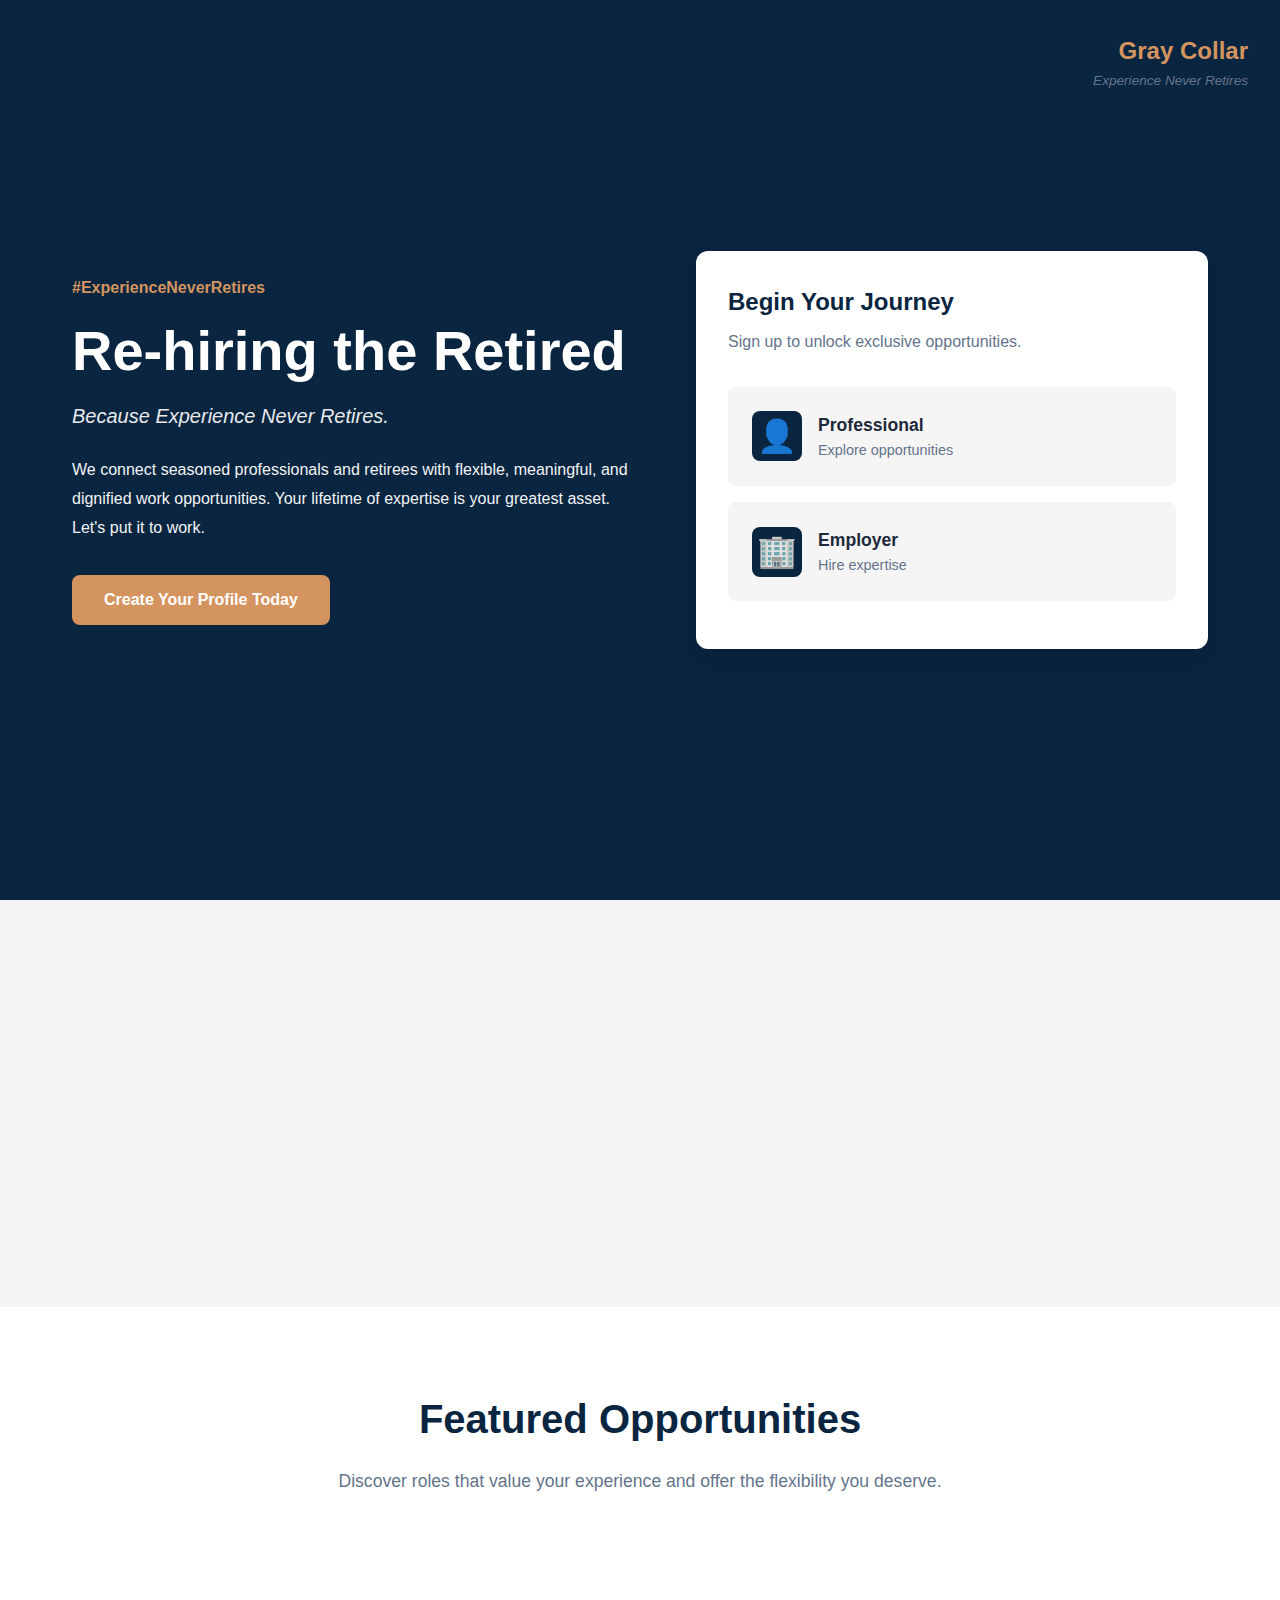
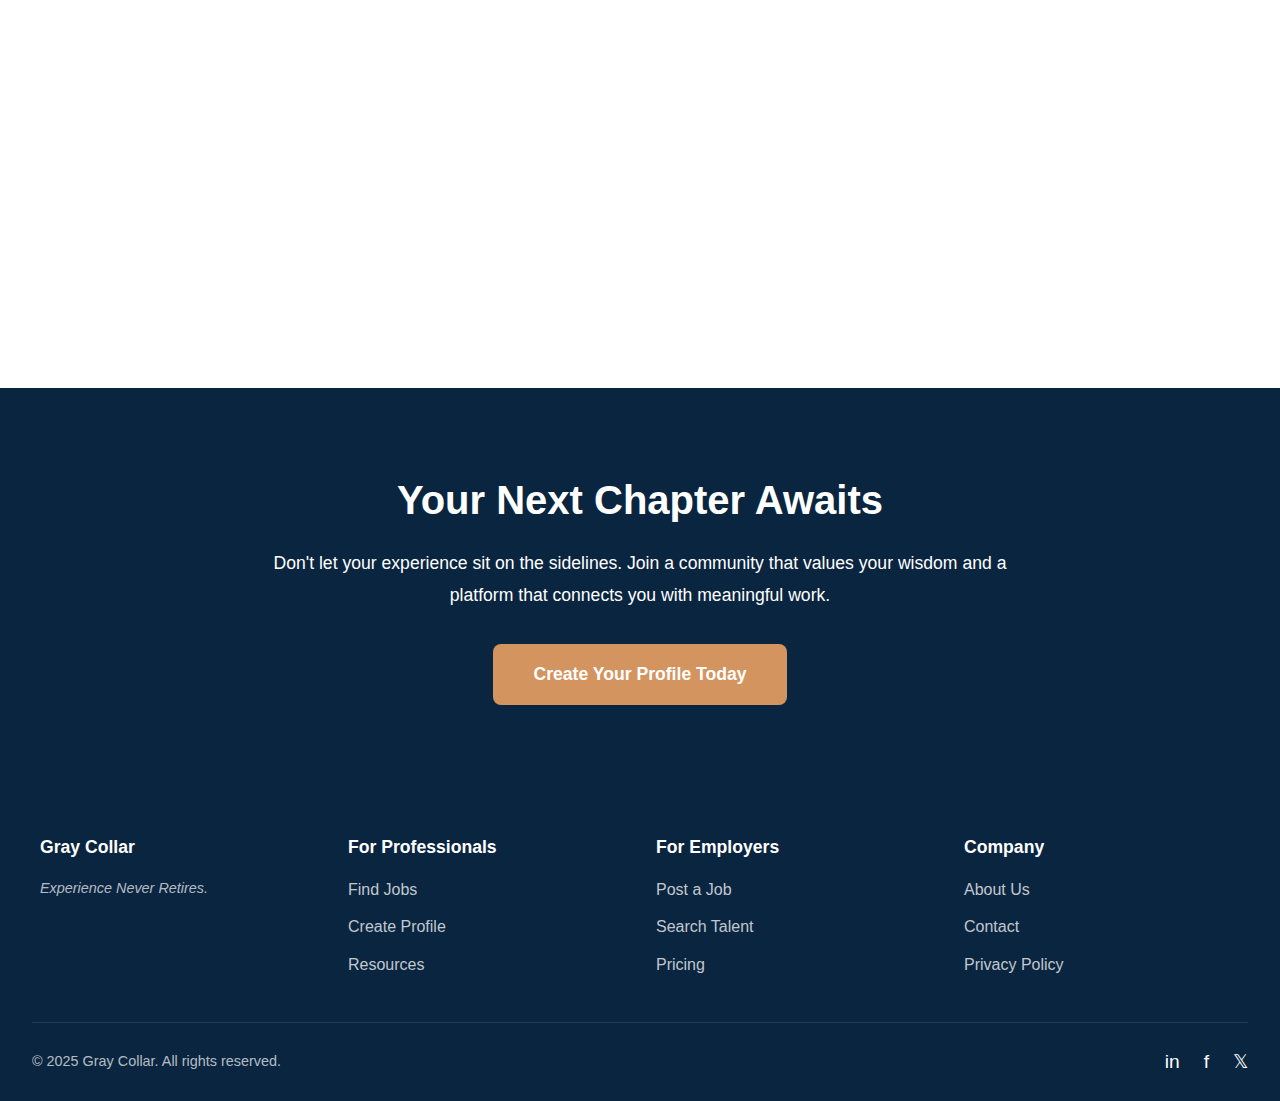
<file: Homepage/index.html>
<!DOCTYPE html>
<html lang="en">
<head>
    <meta charset="UTF-8">
    <meta name="viewport" content="width=device-width, initial-scale=1.0">
    <title>Gray Collar - Experience Never Retires</title>
    <link rel="stylesheet" href="styles.css">
</head>
<body>
    <!-- Navigation (Hidden Initially, appears on scroll) -->
    <nav class="nav-hidden">
        <div class="nav-brand">
            <div class="nav-brand-name">Gray Collar</div>
            <div class="nav-brand-tagline">Experience Never Retires</div>
        </div>
        <ul class="nav-links">
            <li><a href="#jobs">Find Jobs</a></li>
            <li><a href="#profile">Create Profile</a></li>
            <li><a href="#resources">Resources</a></li>
            <li><a href="#about">About Us</a></li>
            <li><a href="#contact">Contact</a></li>
            <li><a href="#privacy">Privacy Policy</a></li>
        </ul>
        <button class="nav-cta" onclick="scrollToSection('profile')">Create Your Profile Today</button>
    </nav>

    <!-- Hero Section (Full Screen) -->
    <section class="hero" id="hero">
        <div class="hero-top-right">
            <div class="brand-text">
                <div class="brand-name">Gray Collar</div>
                <div class="brand-tagline">Experience Never Retires</div>
            </div>
        </div>
        
        <div class="hero-container">
            <div class="hero-content">
                <div class="hero-hashtag">#ExperienceNeverRetires</div>
                <h1 class="hero-title">Re-hiring the Retired</h1>
                <p class="hero-subtitle">Because Experience Never Retires.</p>
                <p class="hero-description">
                    We connect seasoned professionals and retirees with flexible, meaningful, and dignified work opportunities. Your lifetime of expertise is your greatest asset. Let's put it to work.
                </p>
                <button class="hero-button" onclick="scrollToSection('profile')">Create Your Profile Today</button>
            </div>
            <div class="hero-card">
                <div class="hero-card-title">Begin Your Journey</div>
                <div class="hero-card-subtitle">Sign up to unlock exclusive opportunities.</div>
                <a class="card-option" href="#professional">
                    <div class="card-option-icon">👤</div>
                    <div class="card-option-content">
                        <h3>Professional</h3>
                        <p>Explore opportunities</p>
                    </div>
                </a>
                <a class="card-option" href="#employer">
                    <div class="card-option-icon">🏢</div>
                    <div class="card-option-content">
                        <h3>Employer</h3>
                        <p>Hire expertise</p>
                    </div>
                </a>
            </div>
        </div>
    </section>

    <!-- Statistics Section -->
    <section class="statistics">
        <div class="stats-container">
            <div class="stat-card">
                <div class="stat-number">90%</div>
                <div class="stat-title">Seek Financial Support</div>
                <p class="stat-description">A significant number of retirees are looking for opportunities to supplement their income.</p>
            </div>
            <div class="stat-card">
                <div class="stat-number">40+</div>
                <div class="stat-title">Years of Expertise</div>
                <p class="stat-description">Our professionals bring decades of invaluable experience and wisdom to the table.</p>
            </div>
            <div class="stat-card">
                <div class="stat-number">1000+</div>
                <div class="stat-title">Lives Transformed</div>
                <p class="stat-description">We've proudly helped thousands find fulfilling roles post-retirement.</p>
            </div>
        </div>
    </section>

    <!-- Featured Opportunities Section -->
    <section class="featured" id="jobs">
        <div class="featured-container">
            <div class="section-header">
                <h2 class="section-title">Featured Opportunities</h2>
                <p class="section-subtitle">Discover roles that value your experience and offer the flexibility you deserve.</p>
            </div>
            <div class="jobs-grid">
                <div class="job-card">
                    <span class="job-tag remote">Remote</span>
                    <h3 class="job-title">Part-Time Financial Consultant</h3>
                    <p class="job-company">Fintech Solutions Inc.</p>
                    <p class="job-description">Advise growing businesses on financial strategy. Your decades of experience in finance are highly sought after. Flexible 15-20 hours/week.</p>
                    <div class="job-location">📍 New York, NY</div>
                    <a href="#" class="job-link">View Details →</a>
                </div>

                <div class="job-card">
                    <span class="job-tag onsite">On-site</span>
                    <h3 class="job-title">Community Workshop Mentor</h3>
                    <p class="job-company">Creative Minds Hub</p>
                    <p class="job-description">Share your passion for woodworking, gardening, or painting with the next generation. Lead weekly workshops in a vibrant community space.</p>
                    <div class="job-location">📍 Austin, TX</div>
                    <a href="#" class="job-link">View Details →</a>
                </div>

                <div class="job-card">
                    <span class="job-tag remote">Remote</span>
                    <h3 class="job-title">Non-Profit Board Advisor</h3>
                    <p class="job-company">Hope Foundation</p>
                    <p class="job-description">Provide strategic guidance to a non-profit organization. Your executive leadership experience can make a real difference.</p>
                    <div class="job-location">📍 Nationwide</div>
                    <a href="#" class="job-link">View Details →</a>
                </div>
            </div>
        </div>
    </section>

    <!-- CTA Section -->
    <section class="cta" id="profile">
        <div class="cta-container">
            <h2 class="cta-title">Your Next Chapter Awaits</h2>
            <p class="cta-description">
                Don't let your experience sit on the sidelines. Join a community that values your wisdom and a platform that connects you with meaningful work.
            </p>
            <button class="cta-button">Create Your Profile Today</button>
        </div>
    </section>

    <!-- Footer -->
    <footer>
        <div class="footer-container">
            <div class="footer-column">
                <h3>Gray Collar</h3>
                <p class="footer-tagline">Experience Never Retires.</p>
            </div>
            <div class="footer-column">
                <h3>For Professionals</h3>
                <ul>
                    <li><a href="#jobs">Find Jobs</a></li>
                    <li><a href="#profile">Create Profile</a></li>
                    <li><a href="#resources">Resources</a></li>
                </ul>
            </div>
            <div class="footer-column">
                <h3>For Employers</h3>
                <ul>
                    <li><a href="#">Post a Job</a></li>
                    <li><a href="#">Search Talent</a></li>
                    <li><a href="#">Pricing</a></li>
                </ul>
            </div>
            <div class="footer-column">
                <h3>Company</h3>
                <ul>
                    <li><a href="#about">About Us</a></li>
                    <li><a href="#contact">Contact</a></li>
                    <li><a href="#privacy">Privacy Policy</a></li>
                </ul>
            </div>
        </div>
        <div class="footer-bottom">
            <p class="footer-copyright">© 2025 Gray Collar. All rights reserved.</p>
            <div class="footer-socials">
                <a href="#" class="footer-social-link" title="LinkedIn">in</a>
                <a href="#" class="footer-social-link" title="Facebook">f</a>
                <a href="#" class="footer-social-link" title="Twitter">𝕏</a>
            </div>
        </div>
    </footer>

    <script src="script.js"></script>
</body>
</html>
</file>
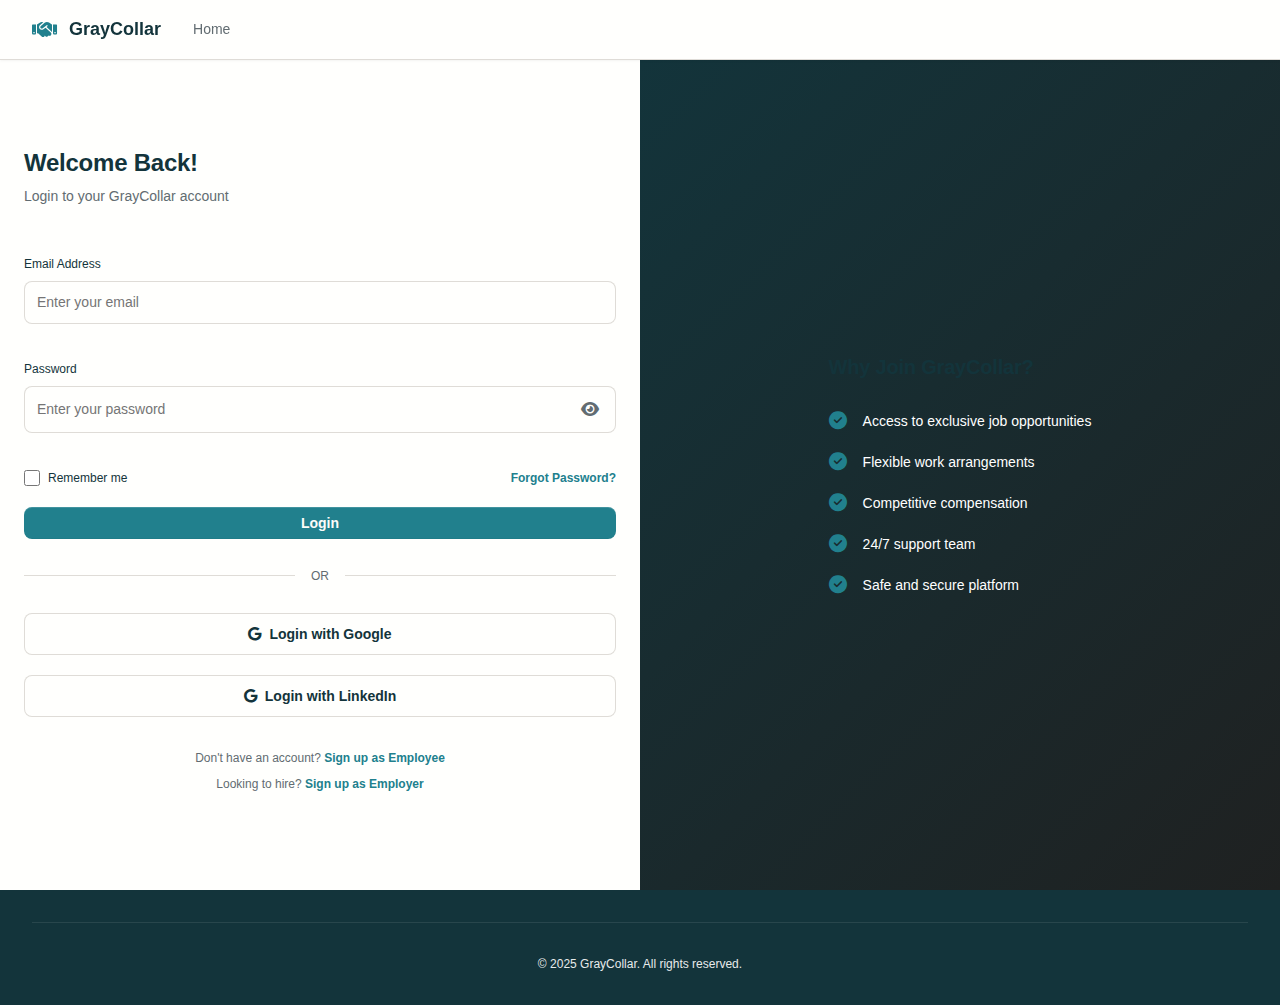
<file: login.html>
<!DOCTYPE html>
<html lang="en">
<head>
    <meta charset="UTF-8">
    <meta name="viewport" content="width=device-width, initial-scale=1.0">
    <title>Login - GrayCollar</title>
    <link rel="stylesheet" href="styles-common.css">
    <link rel="stylesheet" href="https://cdnjs.cloudflare.com/ajax/libs/font-awesome/6.4.0/css/all.min.css">
</head>
<body>
    <!-- Navigation Bar -->
    <nav class="navbar">
        <div class="nav-container">
            <div class="nav-brand">
                <i class="fas fa-handshake"></i>
                <span>GrayCollar</span>
            </div>
            <div class="nav-links">
                <a href="index.html">Home</a>
            </div>
        </div>
    </nav>

    <div class="auth-container">
        <div class="auth-box">
            <div class="auth-header">
                <h1>Welcome Back!</h1>
                <p>Login to your GrayCollar account</p>
            </div>

            <form class="auth-form" id="loginForm">
                <div class="form-group">
                    <label>Email Address</label>
                    <input type="email" placeholder="Enter your email" required>
                </div>

                <div class="form-group">
                    <label>Password</label>
                    <div class="password-input">
                        <input type="password" placeholder="Enter your password" required id="passwordInput">
                        <button type="button" class="toggle-password" onclick="togglePassword()">
                            <i class="fas fa-eye"></i>
                        </button>
                    </div>
                </div>

                <div class="form-options">
                    <label class="remember-me">
                        <input type="checkbox">
                        Remember me
                    </label>
                    <a href="forgot-password.html" class="forgot-link">Forgot Password?</a>
                </div>

                <button type="submit" class="btn-primary btn-full">Login</button>

                <div class="form-divider">
                    <span>OR</span>
                </div>

                <button type="button" class="btn-social google">
                    <i class="fab fa-google"></i> Login with Google
                </button>
                <button type="button" class="btn-social google">
                    <i class="fab fa-google"></i> Login with LinkedIn
                </button>
            </form>

            <div class="auth-footer">
                <p>Don't have an account? <a href="signup-employee.html">Sign up as Employee</a></p>
                <p>Looking to hire? <a href="signup-employer.html">Sign up as Employer</a></p>
            </div>
        </div>

        <div class="auth-side">
            <div class="side-content">
                <h2>Why Join GrayCollar?</h2>
                <ul class="benefits-list">
                    <li>
                        <i class="fas fa-check-circle"></i>
                        Access to exclusive job opportunities
                    </li>
                    <li>
                        <i class="fas fa-check-circle"></i>
                        Flexible work arrangements
                    </li>
                    <li>
                        <i class="fas fa-check-circle"></i>
                        Competitive compensation
                    </li>
                    <li>
                        <i class="fas fa-check-circle"></i>
                        24/7 support team
                    </li>
                    <li>
                        <i class="fas fa-check-circle"></i>
                        Safe and secure platform
                    </li>
                </ul>
            </div>
        </div>
    </div>

    <footer class="footer">
        <div class="footer-bottom">
            <p>&copy; 2025 GrayCollar. All rights reserved.</p>
        </div>
    </footer>

    <script src="scripts-common.js"></script>
    <script>
        function togglePassword() {
            const input = document.getElementById('passwordInput');
            const btn = document.querySelector('.toggle-password i');
            if (input.type === 'password') {
                input.type = 'text';
                btn.classList.remove('fa-eye');
                btn.classList.add('fa-eye-slash');
            } else {
                input.type = 'password';
                btn.classList.remove('fa-eye-slash');
                btn.classList.add('fa-eye');
            }
        }

        document.getElementById('loginForm').addEventListener('submit', (e) => {
            e.preventDefault();
            alert('Login successful! Redirecting to dashboard...');
            // Redirect based on user type
            window.location.href = 'employee-dashboard.html';
        });
    </script>
</body>
</html>
</file>
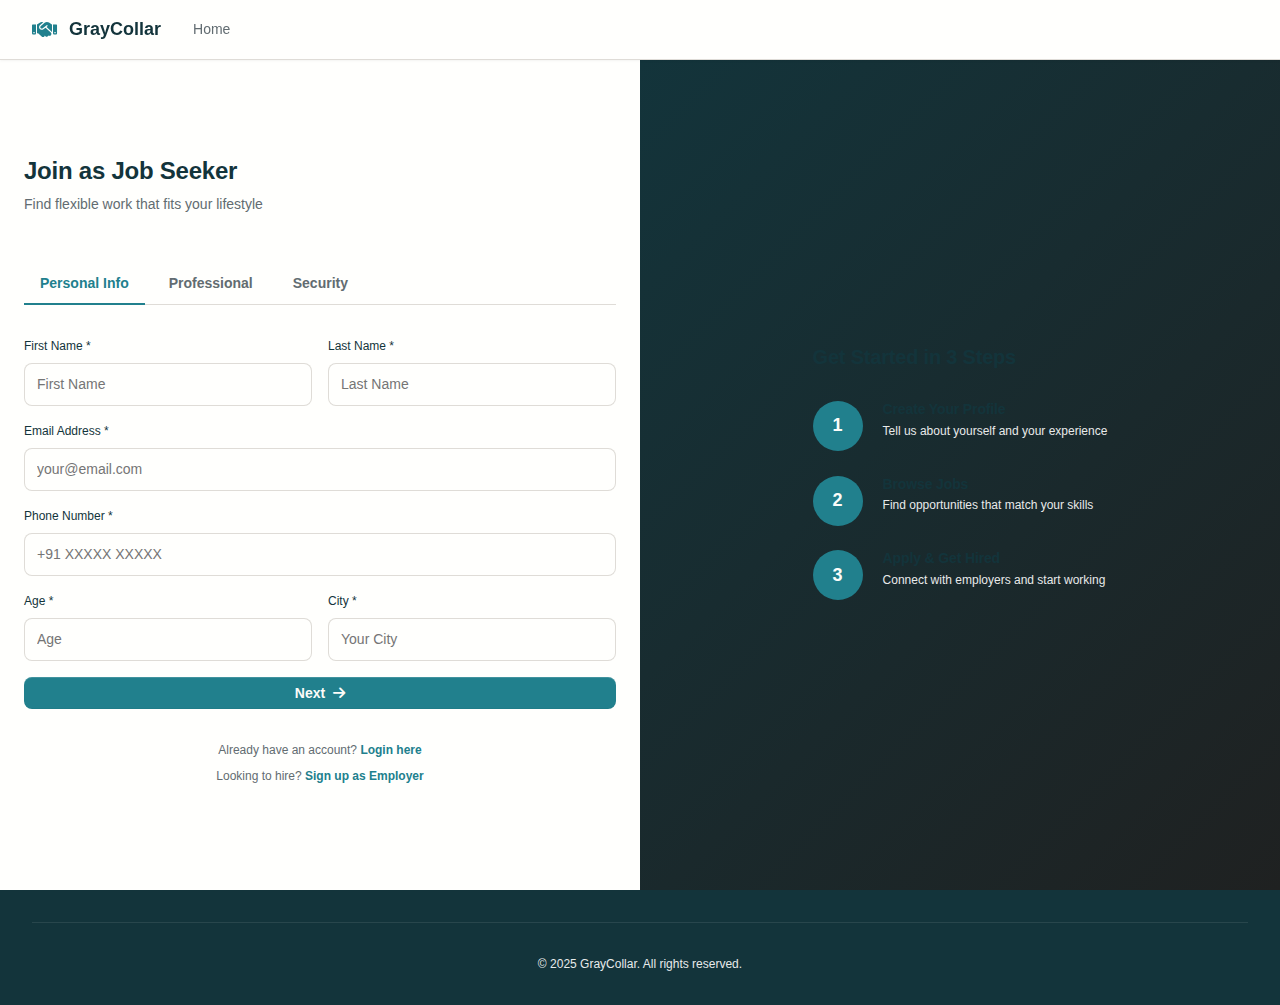
<file: signup-employee.html>
<!DOCTYPE html>
<html lang="en">
<head>
    <meta charset="UTF-8">
    <meta name="viewport" content="width=device-width, initial-scale=1.0">
    <title>Sign Up as Employee - GrayCollar</title>
    <link rel="stylesheet" href="styles-common.css">
    <link rel="stylesheet" href="https://cdnjs.cloudflare.com/ajax/libs/font-awesome/6.4.0/css/all.min.css">
</head>
<body>
    <!-- Navigation Bar -->
    <nav class="navbar">
        <div class="nav-container">
            <div class="nav-brand">
                <i class="fas fa-handshake"></i>
                <span>GrayCollar</span>
            </div>
            <div class="nav-links">
                <a href="index.html">Home</a>
            </div>
        </div>
    </nav>

    <div class="auth-container">
        <div class="auth-box">
            <div class="auth-header">
                <h1>Join as Job Seeker</h1>
                <p>Find flexible work that fits your lifestyle</p>
            </div>

            <div class="signup-tabs">
                <button class="tab-btn active" data-tab="personal">Personal Info</button>
                <button class="tab-btn" data-tab="professional">Professional</button>
                <button class="tab-btn" data-tab="security">Security</button>
            </div>

            <form class="auth-form signup-form" id="signupForm">
                <!-- Personal Info Tab -->
                <div class="form-tab active" id="personal-tab">
                    <div class="form-row">
                        <div class="form-group">
                            <label>First Name *</label>
                            <input type="text" placeholder="First Name" required>
                        </div>
                        <div class="form-group">
                            <label>Last Name *</label>
                            <input type="text" placeholder="Last Name" required>
                        </div>
                    </div>

                    <div class="form-group">
                        <label>Email Address *</label>
                        <input type="email" placeholder="your@email.com" required>
                    </div>

                    <div class="form-group">
                        <label>Phone Number *</label>
                        <input type="tel" placeholder="+91 XXXXX XXXXX" required>
                    </div>

                    <div class="form-row">
                        <div class="form-group">
                            <label>Age *</label>
                            <input type="number" placeholder="Age" min="50" required>
                        </div>
                        <div class="form-group">
                            <label>City *</label>
                            <input type="text" placeholder="Your City" required>
                        </div>
                    </div>

                    <button type="button" class="btn-primary btn-full next-btn" onclick="nextTab('professional')">
                        Next <i class="fas fa-arrow-right"></i>
                    </button>
                </div>

                <!-- Professional Info Tab -->
                <div class="form-tab" id="professional-tab">
                    <div class="form-group">
                        <label>Current/Previous Occupation *</label>
                        <input type="text" placeholder="e.g., Sales Manager" required>
                    </div>

                    <div class="form-group">
                        <label>Total Experience (Years) *</label>
                        <select required>
                            <option value="">Select Experience</option>
                            <option value="fresher">Fresher (0-2 years)</option>
                            <option value="1-3">1-3 Years</option>
                            <option value="3-5">3-5 Years</option>
                            <option value="5-10">5-10 Years</option>
                            <option value="10-20">10-20 Years</option>
                            <option value="20+">20+ Years</option>
                        </select>
                    </div>

                    <div class="form-group">
                        <label>Key Skills (Add up to 5) *</label>
                        <div class="skills-input-group">
                            <input type="text" placeholder="Type skill and press Enter" id="skillInputEmp">
                            <div class="skills-tags" id="skillsTagsEmp"></div>
                        </div>
                    </div>

                    <div class="form-group">
                        <label>Preferred Job Type *</label>
                        <div class="checkbox-group">
                            <label><input type="checkbox"> Full-time</label>
                            <label><input type="checkbox"> Part-time</label>
                            <label><input type="checkbox"> Contract</label>
                        </div>
                    </div>

                    <div class="form-group">
                        <label>Preferred Work Location *</label>
                        <input type="text" placeholder="e.g., Bangalore, Remote" required>
                    </div>

                    <div class="form-navigation">
                        <button type="button" class="btn-secondary btn-full prev-btn" onclick="prevTab('personal')">
                            <i class="fas fa-arrow-left"></i> Back
                        </button>
                        <button type="button" class="btn-primary btn-full next-btn" onclick="nextTab('security')">
                            Next <i class="fas fa-arrow-right"></i>
                        </button>
                    </div>
                </div>

                <!-- Security Tab -->
                <div class="form-tab" id="security-tab">
                    <div class="form-group">
                        <label>Password *</label>
                        <div class="password-input">
                            <input type="password" placeholder="Create a strong password" required id="passwordEmp">
                            <button type="button" class="toggle-password" onclick="togglePasswordEmp()">
                                <i class="fas fa-eye"></i>
                            </button>
                        </div>
                        <small class="password-hint">At least 8 characters with uppercase, lowercase, and numbers</small>
                    </div>

                    <div class="form-group">
                        <label>Confirm Password *</label>
                        <div class="password-input">
                            <input type="password" placeholder="Confirm password" required id="confirmPasswordEmp">
                            <button type="button" class="toggle-password" onclick="toggleConfirmEmp()">
                                <i class="fas fa-eye"></i>
                            </button>
                        </div>
                    </div>

                    <div class="form-group">
                        <label class="checkbox-label">
                            <input type="checkbox" required>
                            I agree to the <a href="#" target="_blank">Terms of Service</a> and <a href="#" target="_blank">Privacy Policy</a>
                        </label>
                    </div>

                    <div class="form-group">
                        <label class="checkbox-label">
                            <input type="checkbox">
                            Send me job recommendations and updates
                        </label>
                    </div>

                    <div class="form-navigation">
                        <button type="button" class="btn-secondary btn-full prev-btn" onclick="prevTab('professional')">
                            <i class="fas fa-arrow-left"></i> Back
                        </button>
                        <button type="submit" class="btn-primary btn-full">
                            Create Account
                        </button>
                    </div>
                </div>
            </form>

            <div class="auth-footer">
                <p>Already have an account? <a href="login.html">Login here</a></p>
                <p>Looking to hire? <a href="signup-employer.html">Sign up as Employer</a></p>
            </div>
        </div>

        <div class="auth-side">
            <div class="side-content">
                <h2>Get Started in 3 Steps</h2>
                <div class="steps-list">
                    <div class="step">
                        <div class="step-number">1</div>
                        <div class="step-content">
                            <h4>Create Your Profile</h4>
                            <p>Tell us about yourself and your experience</p>
                        </div>
                    </div>
                    <div class="step">
                        <div class="step-number">2</div>
                        <div class="step-content">
                            <h4>Browse Jobs</h4>
                            <p>Find opportunities that match your skills</p>
                        </div>
                    </div>
                    <div class="step">
                        <div class="step-number">3</div>
                        <div class="step-content">
                            <h4>Apply & Get Hired</h4>
                            <p>Connect with employers and start working</p>
                        </div>
                    </div>
                </div>
            </div>
        </div>
    </div>

    <footer class="footer">
        <div class="footer-bottom">
            <p>&copy; 2025 GrayCollar. All rights reserved.</p>
        </div>
    </footer>

    <script src="scripts-common.js"></script>
    <script>
        // Tab Navigation
        function nextTab(tabName) {
            document.querySelectorAll('.form-tab').forEach(t => t.classList.remove('active'));
            document.querySelectorAll('.tab-btn').forEach(b => b.classList.remove('active'));
            
            document.getElementById(tabName + '-tab').classList.add('active');
            document.querySelector(`[data-tab="${tabName}"]`).classList.add('active');
        }

        function prevTab(tabName) {
            document.querySelectorAll('.form-tab').forEach(t => t.classList.remove('active'));
            document.querySelectorAll('.tab-btn').forEach(b => b.classList.remove('active'));
            
            document.getElementById(tabName + '-tab').classList.add('active');
            document.querySelector(`[data-tab="${tabName}"]`).classList.add('active');
        }

        // Tab Buttons
        document.querySelectorAll('.tab-btn').forEach(btn => {
            btn.addEventListener('click', (e) => {
                const tabName = e.target.getAttribute('data-tab');
                document.querySelectorAll('.form-tab').forEach(t => t.classList.remove('active'));
                document.querySelectorAll('.tab-btn').forEach(b => b.classList.remove('active'));
                
                document.getElementById(tabName + '-tab').classList.add('active');
                e.target.classList.add('active');
            });
        });

        // Password Toggle
        function togglePasswordEmp() {
            const input = document.getElementById('passwordEmp');
            const btn = event.target.closest('button').querySelector('i');
            if (input.type === 'password') {
                input.type = 'text';
                btn.classList.remove('fa-eye');
                btn.classList.add('fa-eye-slash');
            } else {
                input.type = 'password';
                btn.classList.remove('fa-eye-slash');
                btn.classList.add('fa-eye');
            }
        }

        function toggleConfirmEmp() {
            const input = document.getElementById('confirmPasswordEmp');
            const btn = event.target.closest('button').querySelector('i');
            if (input.type === 'password') {
                input.type = 'text';
                btn.classList.remove('fa-eye');
                btn.classList.add('fa-eye-slash');
            } else {
                input.type = 'password';
                btn.classList.remove('fa-eye-slash');
                btn.classList.add('fa-eye');
            }
        }

        // Skills Input
        document.getElementById('skillInputEmp').addEventListener('keypress', (e) => {
            if (e.key === 'Enter') {
                e.preventDefault();
                const skill = e.target.value.trim();
                if (skill) {
                    const tagsContainer = document.getElementById('skillsTagsEmp');
                    const tag = document.createElement('span');
                    tag.className = 'skill-tag';
                    tag.innerHTML = `${skill} <i class="fas fa-times" onclick="this.parentElement.remove()"></i>`;
                    tagsContainer.appendChild(tag);
                    e.target.value = '';
                }
            }
        });

        // Form Submit
        document.getElementById('signupForm').addEventListener('submit', (e) => {
            e.preventDefault();
            alert('Account created successfully! Redirecting to login...');
            window.location.href = 'login.html';
        });
    </script>
</body>
</html>
</file>
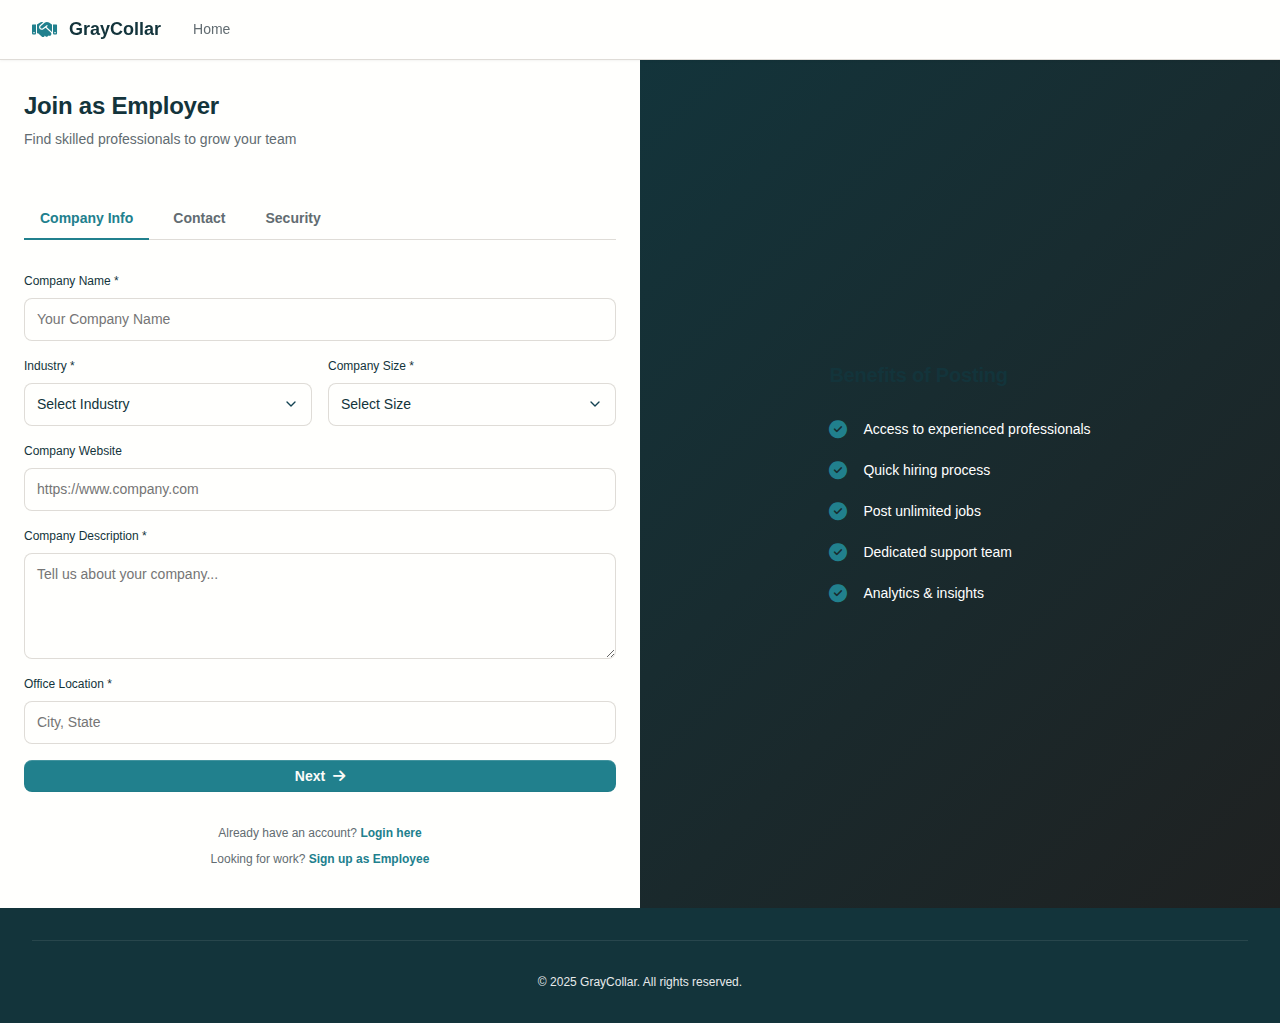
<file: signup-employer.html>
<!DOCTYPE html>
<html lang="en">
<head>
    <meta charset="UTF-8">
    <meta name="viewport" content="width=device-width, initial-scale=1.0">
    <title>Sign Up as Employer - GrayCollar</title>
    <link rel="stylesheet" href="styles-common.css">
    <link rel="stylesheet" href="https://cdnjs.cloudflare.com/ajax/libs/font-awesome/6.4.0/css/all.min.css">
</head>
<body>
    <!-- Navigation Bar -->
    <nav class="navbar">
        <div class="nav-container">
            <div class="nav-brand">
                <i class="fas fa-handshake"></i>
                <span>GrayCollar</span>
            </div>
            <div class="nav-links">
                <a href="index.html">Home</a>
            </div>
        </div>
    </nav>

    <div class="auth-container">
        <div class="auth-box">
            <div class="auth-header">
                <h1>Join as Employer</h1>
                <p>Find skilled professionals to grow your team</p>
            </div>

            <div class="signup-tabs">
                <button class="tab-btn active" data-tab="company">Company Info</button>
                <button class="tab-btn" data-tab="contact">Contact</button>
                <button class="tab-btn" data-tab="security">Security</button>
            </div>

            <form class="auth-form signup-form" id="signupFormEmp" onsubmit="handleEmployerSignup(event)">
                <!-- Company Info Tab -->
                <div class="form-tab active" id="company-tab">
                    <div class="form-group">
                        <label>Company Name *</label>
                        <input type="text" placeholder="Your Company Name" required>
                    </div>

                    <div class="form-row">
                        <div class="form-group">
                            <label>Industry *</label>
                            <select required>
                                <option value="">Select Industry</option>
                                <option value="technology">Technology</option>
                                <option value="retail">Retail</option>
                                <option value="logistics">Logistics</option>
                                <option value="healthcare">Healthcare</option>
                                <option value="finance">Finance</option>
                                <option value="other">Other</option>
                            </select>
                        </div>
                        <div class="form-group">
                            <label>Company Size *</label>
                            <select required>
                                <option value="">Select Size</option>
                                <option value="startup">Startup (1-50)</option>
                                <option value="small">Small (51-200)</option>
                                <option value="medium">Medium (201-1000)</option>
                                <option value="large">Large (1000+)</option>
                            </select>
                        </div>
                    </div>

                    <div class="form-group">
                        <label>Company Website</label>
                        <input type="url" placeholder="https://www.company.com">
                    </div>

                    <div class="form-group">
                        <label>Company Description *</label>
                        <textarea placeholder="Tell us about your company..." rows="4" required></textarea>
                    </div>

                    <div class="form-group">
                        <label>Office Location *</label>
                        <input type="text" placeholder="City, State" required>
                    </div>

                    <button type="button" class="btn-primary btn-full next-btn" onclick="nextTabEmp('contact')">
                        Next <i class="fas fa-arrow-right"></i>
                    </button>
                </div>

                <!-- Contact Info Tab -->
                <div class="form-tab" id="contact-tab">
                    <div class="form-group">
                        <label>Full Name (HR/Hiring Manager) *</label>
                        <input type="text" placeholder="Your Full Name" required>
                    </div>

                    <div class="form-group">
                        <label>Email Address *</label>
                        <input type="email" placeholder="hr@company.com" required>
                    </div>

                    <div class="form-group">
                        <label>Phone Number *</label>
                        <input type="tel" placeholder="+91 XXXXX XXXXX" required>
                    </div>

                    <div class="form-group">
                        <label>Job Title *</label>
                        <input type="text" placeholder="e.g., HR Manager" required>
                    </div>

                    <div class="form-group">
                        <label class="checkbox-label">
                            <input type="checkbox" required>
                            I am authorized to hire on behalf of this company
                        </label>
                    </div>

                    <div class="form-navigation">
                        <button type="button" class="btn-secondary btn-full prev-btn" onclick="prevTabEmp('company')">
                            <i class="fas fa-arrow-left"></i> Back
                        </button>
                        <button type="button" class="btn-primary btn-full next-btn" onclick="nextTabEmp('security')">
                            Next <i class="fas fa-arrow-right"></i>
                        </button>
                    </div>
                </div>

                <!-- Security Tab -->
                <div class="form-tab" id="security-tab">
                    <div class="form-group">
                        <label>Password *</label>
                        <div class="password-input">
                            <input type="password" placeholder="Create a strong password" required id="passwordEmpSign">
                            <button type="button" class="toggle-password" onclick="togglePasswordEmpSign()">
                                <i class="fas fa-eye"></i>
                            </button>
                        </div>
                        <small class="password-hint">At least 8 characters with uppercase, lowercase, and numbers</small>
                    </div>

                    <div class="form-group">
                        <label>Confirm Password *</label>
                        <div class="password-input">
                            <input type="password" placeholder="Confirm password" required id="confirmPasswordEmpSign">
                            <button type="button" class="toggle-password" onclick="toggleConfirmEmpSign()">
                                <i class="fas fa-eye"></i>
                            </button>
                        </div>
                    </div>

                    <div class="form-group">
                        <label class="checkbox-label">
                            <input type="checkbox" required>
                            I agree to the <a href="#" target="_blank">Terms of Service</a> and <a href="#" target="_blank">Privacy Policy</a>
                        </label>
                    </div>

                    <div class="form-group">
                        <label class="checkbox-label">
                            <input type="checkbox">
                            Subscribe to GrayCollar insights and updates
                        </label>
                    </div>

                    <div class="form-navigation">
                        <button type="button" class="btn-secondary btn-full prev-btn" onclick="prevTabEmp('contact')">
                            <i class="fas fa-arrow-left"></i> Back
                        </button>
                        <button type="submit" class="btn-primary btn-full">
                            Create Account & Start Hiring
                        </button>
                    </div>
                </div>
            </form>

            <div class="auth-footer">
                <p>Already have an account? <a href="login.html">Login here</a></p>
                <p>Looking for work? <a href="signup-employee.html">Sign up as Employee</a></p>
            </div>
        </div>

        <div class="auth-side">
            <div class="side-content">
                <h2>Benefits of Posting</h2>
                <ul class="benefits-list">
                    <li>
                        <i class="fas fa-check-circle"></i>
                        Access to experienced professionals
                    </li>
                    <li>
                        <i class="fas fa-check-circle"></i>
                        Quick hiring process
                    </li>
                    <li>
                        <i class="fas fa-check-circle"></i>
                        Post unlimited jobs
                    </li>
                    <li>
                        <i class="fas fa-check-circle"></i>
                        Dedicated support team
                    </li>
                    <li>
                        <i class="fas fa-check-circle"></i>
                        Analytics & insights
                    </li>
                </ul>
            </div>
        </div>
    </div>

    <footer class="footer">
        <div class="footer-bottom">
            <p>&copy; 2025 GrayCollar. All rights reserved.</p>
        </div>
    </footer>

    <script src="scripts-common.js"></script>
    <script>
        // Tab Navigation for Employer
        function nextTabEmp(tabName) {
            document.querySelectorAll('.form-tab').forEach(t => t.classList.remove('active'));
            document.querySelectorAll('.tab-btn').forEach(b => b.classList.remove('active'));
            
            document.getElementById(tabName + '-tab').classList.add('active');
            document.querySelector(`[data-tab="${tabName}"]`).classList.add('active');
        }

        function prevTabEmp(tabName) {
            document.querySelectorAll('.form-tab').forEach(t => t.classList.remove('active'));
            document.querySelectorAll('.tab-btn').forEach(b => b.classList.remove('active'));
            
            document.getElementById(tabName + '-tab').classList.add('active');
            document.querySelector(`[data-tab="${tabName}"]`).classList.add('active');
        }

        // Tab Buttons
        document.querySelectorAll('.tab-btn').forEach(btn => {
            btn.addEventListener('click', (e) => {
                const tabName = e.target.getAttribute('data-tab');
                document.querySelectorAll('.form-tab').forEach(t => t.classList.remove('active'));
                document.querySelectorAll('.tab-btn').forEach(b => b.classList.remove('active'));
                
                document.getElementById(tabName + '-tab').classList.add('active');
                e.target.classList.add('active');
            });
        });

        // Password Toggle
        function togglePasswordEmpSign() {
            const input = document.getElementById('passwordEmpSign');
            const btn = event.target.closest('button').querySelector('i');
            if (input.type === 'password') {
                input.type = 'text';
                btn.classList.remove('fa-eye');
                btn.classList.add('fa-eye-slash');
            } else {
                input.type = 'password';
                btn.classList.remove('fa-eye-slash');
                btn.classList.add('fa-eye');
            }
        }

        function toggleConfirmEmpSign() {
            const input = document.getElementById('confirmPasswordEmpSign');
            const btn = event.target.closest('button').querySelector('i');
            if (input.type === 'password') {
                input.type = 'text';
                btn.classList.remove('fa-eye');
                btn.classList.add('fa-eye-slash');
            } else {
                input.type = 'password';
                btn.classList.remove('fa-eye-slash');
                btn.classList.add('fa-eye');
            }
        }

        // Form Submit
        function handleEmployerSignup(e) {
            e.preventDefault();
            alert('Company account created successfully! Redirecting to login...');
            window.location.href = 'login.html';
        }
    </script>
</body>
</html>
</file>
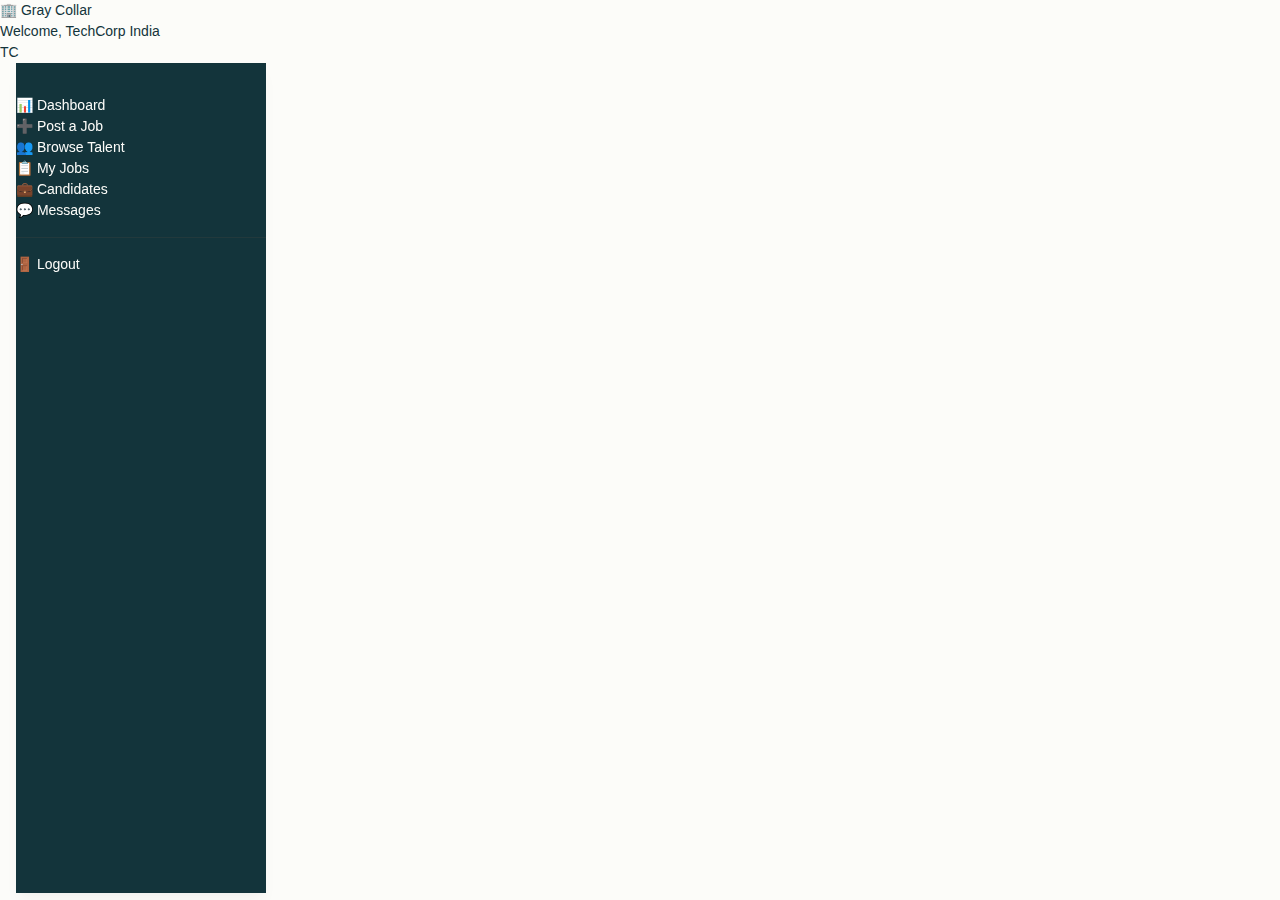
<file: Employer/employer.html>
<!DOCTYPE html>
<html lang="en">
<head>
    <meta charset="UTF-8">
    <meta name="viewport" content="width=device-width, initial-scale=1.0">
    <title>Gray Collar - Employer Dashboard</title>
    <link rel="stylesheet" href="employer.css">
</head>
<body>
    <!-- Header -->
    <div class="header">
        <div class="logo">🏢 Gray Collar</div>
        <div class="user-section">
            <span>Welcome, TechCorp India</span>
            <div class="user-avatar">TC</div>
        </div>
    </div>

    <!-- Main Container -->
    <div class="container">
        <!-- Sidebar -->
        <div class="sidebar">
            <div class="nav-item active" onclick="showPage('dashboard')">📊 Dashboard</div>
            <div class="nav-item" onclick="showPage('post-job')">➕ Post a Job</div>
            <div class="nav-item" onclick="showPage('browse-talent')">👥 Browse Talent</div>
            <div class="nav-item" onclick="showPage('my-jobs')">📋 My Jobs</div>
            <div class="nav-item" onclick="showPage('candidates')">💼 Candidates</div>
            <div class="nav-item" onclick="showPage('messages')">💬 Messages</div>
            <div style="border-top: 1px solid var(--color-border); margin-top: 16px; padding-top: 16px;">
                <div class="nav-item" onclick="logout()">🚪 Logout</div>
            </div>
        </div>

        <!-- Main Content -->
        <div class="main-content">
            <!-- Dashboard Page -->
            <div id="dashboard-page" class="page">
                <div class="page-header">
                    <h1>Dashboard</h1>
                    <p>Overview of your hiring activity and metrics.</p>
                </div>

                <div class="cards-grid">
                    <div class="card">
                        <div class="card-icon">📢</div>
                        <div class="card-title">Active Jobs</div>
                        <div class="card-value">8</div>
                        <div class="card-subtext">Actively hiring</div>
                    </div>
                    <div class="card">
                        <div class="card-icon">👁️</div>
                        <div class="card-title">Total Views</div>
                        <div class="card-value">342</div>
                        <div class="card-subtext">This month</div>
                    </div>
                    <div class="card">
                        <div class="card-icon">📨</div>
                        <div class="card-title">New Applications</div>
                        <div class="card-value">24</div>
                        <div class="card-subtext">Pending review</div>
                    </div>
                    <div class="card">
                        <div class="card-icon">✅</div>
                        <div class="card-title">Hired</div>
                        <div class="card-value">5</div>
                        <div class="card-subtext">This quarter</div>
                    </div>
                </div>
            </div>

            <!-- Post Job Page -->
            <div id="post-job-page" class="page" style="display: none;">
                <div class="page-header">
                    <h1>Post a New Job</h1>
                    <p>Create and publish a job opportunity for retired professionals.</p>
                </div>

                <div class="card" style="max-width: 700px;">
                    <form onsubmit="submitJob(event)">
                        <div class="form-group">
                            <label class="form-label">Job Title</label>
                            <input type="text" class="form-input" placeholder="e.g., Senior Consultant" required>
                        </div>
                        <div class="form-group">
                            <label class="form-label">Job Category</label>
                            <select class="form-select" required>
                                <option value="">Select Category</option>
                                <option value="Consulting">Consulting</option>
                                <option value="Mentoring">Mentoring</option>
                                <option value="Part-time">Part-time</option>
                                <option value="Contract">Contract</option>
                                <option value="Flexible">Flexible</option>
                            </select>
                        </div>
                        <div class="form-group">
                            <label class="form-label">Salary Range</label>
                            <input type="text" class="form-input" placeholder="e.g., ₹50,000 - ₹80,000/month" required>
                        </div>
                        <div class="form-group">
                            <label class="form-label">Job Description</label>
                            <textarea class="form-textarea" placeholder="Describe the job role and responsibilities..." required></textarea>
                        </div>
                        <div class="form-group">
                            <label class="form-label">Key Requirements</label>
                            <textarea class="form-textarea" placeholder="List key requirements (one per line)" required></textarea>
                        </div>
                        <div class="form-group">
                            <label class="form-label">Experience Required (in years)</label>
                            <input type="number" class="form-input" placeholder="e.g., 15" required>
                        </div>
                        <div style="display: flex; gap: 12px;">
                            <button type="submit" class="btn btn-primary">Post Job</button>
                            <button type="reset" class="btn btn-secondary">Clear</button>
                        </div>
                    </form>
                </div>
            </div>

            <!-- Browse Talent Page -->
            <div id="browse-talent-page" class="page" style="display: none;">
                <div class="page-header">
                    <h1>Browse Talent</h1>
                    <p>Find and connect with experienced professionals.</p>
                </div>

                <div class="filter-bar">
                    <input type="text" class="filter-input" placeholder="Search by name or skills..." id="talentSearch" onkeyup="filterTalent()">
                    <select class="filter-select" id="experienceFilter" onchange="filterTalent()">
                        <option value="">All Experience Levels</option>
                        <option value="15">15+ years</option>
                        <option value="20">20+ years</option>
                        <option value="25">25+ years</option>
                    </select>
                </div>

                <div class="talent-container" id="talentList">
                    <!-- Talent profiles will be populated here -->
                </div>
            </div>

            <!-- My Jobs Page -->
            <div id="my-jobs-page" class="page" style="display: none;">
                <div class="page-header">
                    <h1>My Jobs</h1>
                    <p>Manage your active and closed job postings.</p>
                </div>

                <div class="jobs-container" id="myJobsList">
                    <!-- Jobs will be populated here -->
                </div>
            </div>

            <!-- Candidates Page -->
            <div id="candidates-page" class="page" style="display: none;">
                <div class="page-header">
                    <h1>Candidates</h1>
                    <p>Review and manage applications from candidates.</p>
                </div>

                <div class="candidates-container" id="candidatesList">
                    <!-- Candidates will be populated here -->
                </div>
            </div>
        </div>
    </div>

    <!-- Candidate Profile Modal -->
    <div class="modal" id="candidateModal">
        <div class="modal-content">
            <div class="modal-header">
                <h2>Candidate Profile</h2>
                <button class="modal-close" onclick="closeCandidateModal()">&times;</button>
            </div>
            <div id="candidateDetails"></div>
            <div style="margin-top: 24px; display: flex; gap: 12px;">
                <button class="btn btn-primary" onclick="approveCandidate()">Approve</button>
                <button class="btn btn-secondary" onclick="closeCandidateModal()">Close</button>
            </div>
        </div>
    </div>

    <script src="employer.js"></script>
</body>
</html>
</file>
<file: Homepage/styles.css>
* {
    margin: 0;
    padding: 0;
    box-sizing: border-box;
}

:root {
    --navy: #0A2540;
    --orange: #D4945F;
    --light-gray: #F5F5F5;
    --white: #FFFFFF;
    --text-navy: #1E293B;
    --text-gray: #64748B;
    --green: #4CAF50;
}

body {
    font-family: -apple-system, BlinkMacSystemFont, 'Segoe UI', 'Roboto', 'Oxygen',
        'Ubuntu', 'Cantarell', 'Fira Sans', 'Droid Sans', 'Helvetica Neue',
        sans-serif;
    color: var(--text-navy);
    line-height: 1.6;
    overflow-x: hidden;
}

/* Navigation - Hidden Initially */
nav {
    background: var(--white);
    padding: 1rem 2rem;
    box-shadow: 0 2px 8px rgba(0, 0, 0, 0.1);
    position: fixed;
    top: 0;
    z-index: 100;
    display: flex;
    justify-content: space-between;
    align-items: center;
    width: 100%;
    opacity: 0;
    visibility: hidden;
    transition: opacity 0.3s ease, visibility 0.3s ease;
}

nav.nav-visible {
    opacity: 1;
    visibility: visible;
}

.nav-brand {
    display: flex;
    flex-direction: column;
    align-items: flex-start;
}

.nav-brand-name {
    font-size: 1.5rem;
    font-weight: 700;
    color: var(--navy);
}

.nav-brand-tagline {
    font-size: 0.75rem;
    color: var(--text-gray);
    font-style: italic;
}

.nav-links {
    display: flex;
    gap: 2rem;
    align-items: center;
    list-style: none;
}

.nav-links a {
    text-decoration: none;
    color: var(--text-navy);
    font-size: 0.95rem;
    font-weight: 500;
    transition: color 0.3s ease;
}

.nav-links a:hover {
    color: var(--orange);
}

.nav-cta {
    background: var(--orange);
    color: var(--white);
    padding: 0.75rem 1.5rem;
    border-radius: 8px;
    text-decoration: none;
    font-weight: 600;
    transition: all 0.3s ease;
    border: none;
    cursor: pointer;
}

.nav-cta:hover {
    background: #c0834f;
    transform: scale(1.05);
}

/* Hero Section - Full Screen */
.hero {
    background: var(--navy);
    color: var(--white);
    padding: 0;
    min-height: 100vh;
    display: flex;
    flex-direction: column;
    align-items: center;
    justify-content: center;
    position: relative;
}

.hero-top-right {
    position: absolute;
    top: 2rem;
    right: 2rem;
    text-align: right;
}

.brand-text {
    display: flex;
    flex-direction: column;
    align-items: flex-end;
}

.brand-name {
    font-size: 1.5rem;
    font-weight: 700;
    color: var(--orange);
}

.brand-tagline {
    font-size: 0.85rem;
    color: var(--text-gray);
    font-style: italic;
}

.hero-container {
    max-width: 1200px;
    padding: 2rem;
    display: flex;
    align-items: center;
    gap: 4rem;
    width: 100%;
}

.hero-content {
    flex: 1;
    animation: fadeInLeft 0.8s ease;
}

.hero-hashtag {
    color: var(--orange);
    font-weight: 600;
    margin-bottom: 1rem;
}

.hero-title {
    font-size: 3.5rem;
    font-weight: 700;
    margin-bottom: 1rem;
    line-height: 1.2;
}

.hero-subtitle {
    font-size: 1.25rem;
    font-style: italic;
    margin-bottom: 1.5rem;
    opacity: 0.9;
}

.hero-description {
    font-size: 1rem;
    margin-bottom: 2rem;
    line-height: 1.8;
    opacity: 0.95;
}

.hero-button {
    background: var(--orange);
    color: var(--white);
    padding: 1rem 2rem;
    border-radius: 8px;
    text-decoration: none;
    font-weight: 600;
    font-size: 1rem;
    border: none;
    cursor: pointer;
    transition: all 0.3s ease;
    display: inline-block;
}

.hero-button:hover {
    background: #c0834f;
    transform: scale(1.05);
}

.hero-card {
    flex: 0.8;
    background: var(--white);
    padding: 2rem;
    border-radius: 12px;
    box-shadow: 0 10px 30px rgba(0, 0, 0, 0.2);
    animation: fadeInRight 0.8s ease;
}

.hero-card-title {
    font-size: 1.5rem;
    font-weight: 700;
    color: var(--navy);
    margin-bottom: 0.5rem;
}

.hero-card-subtitle {
    color: var(--text-gray);
    margin-bottom: 2rem;
}

.card-option {
    display: flex;
    align-items: center;
    gap: 1rem;
    padding: 1.5rem;
    background: var(--light-gray);
    border-radius: 8px;
    margin-bottom: 1rem;
    cursor: pointer;
    transition: all 0.3s ease;
    text-decoration: none;
    color: var(--text-navy);
}

.card-option:hover {
    background: var(--orange);
    color: var(--white);
    transform: translateX(10px);
}

.card-option-icon {
    font-size: 2rem;
    width: 50px;
    height: 50px;
    display: flex;
    align-items: center;
    justify-content: center;
    background: var(--navy);
    color: var(--white);
    border-radius: 8px;
}

.card-option:hover .card-option-icon {
    background: var(--white);
    color: var(--orange);
}

.card-option-content h3 {
    font-size: 1.1rem;
    font-weight: 600;
}

.card-option-content p {
    font-size: 0.9rem;
    color: var(--text-gray);
}

.card-option:hover .card-option-content p {
    color: var(--white);
}

/* Statistics Section */
.statistics {
    background: var(--light-gray);
    padding: 5rem 2rem;
}

.stats-container {
    max-width: 1200px;
    margin: 0 auto;
    display: grid;
    grid-template-columns: repeat(auto-fit, minmax(300px, 1fr));
    gap: 2rem;
}

.stat-card {
    background: var(--white);
    padding: 2rem;
    border-radius: 12px;
    text-align: center;
    box-shadow: 0 4px 12px rgba(0, 0, 0, 0.08);
    transition: all 0.3s ease;
    animation: fadeIn 0.8s ease;
}

.stat-card:hover {
    transform: translateY(-10px);
    box-shadow: 0 12px 30px rgba(0, 0, 0, 0.15);
}

.stat-number {
    font-size: 3rem;
    font-weight: 700;
    color: var(--orange);
    margin-bottom: 0.5rem;
}

.stat-title {
    font-size: 1.3rem;
    font-weight: 600;
    color: var(--navy);
    margin-bottom: 1rem;
}

.stat-description {
    color: var(--text-gray);
    font-size: 0.95rem;
    line-height: 1.6;
}

/* Featured Opportunities Section */
.featured {
    background: var(--white);
    padding: 5rem 2rem;
}

.featured-container {
    max-width: 1200px;
    margin: 0 auto;
}

.section-header {
    text-align: center;
    margin-bottom: 3rem;
}

.section-title {
    font-size: 2.5rem;
    font-weight: 700;
    color: var(--navy);
    margin-bottom: 1rem;
}

.section-subtitle {
    font-size: 1.1rem;
    color: var(--text-gray);
}

.jobs-grid {
    display: grid;
    grid-template-columns: repeat(auto-fit, minmax(320px, 1fr));
    gap: 2rem;
}

.job-card {
    background: var(--white);
    border: 1px solid #e2e8f0;
    padding: 2rem;
    border-radius: 12px;
    transition: all 0.3s ease;
    position: relative;
}

.job-card:hover {
    box-shadow: 0 12px 30px rgba(0, 0, 0, 0.15);
    transform: translateY(-8px);
}

.job-tag {
    position: absolute;
    top: 1rem;
    right: 1rem;
    padding: 0.4rem 0.8rem;
    border-radius: 20px;
    font-size: 0.75rem;
    font-weight: 600;
    text-transform: uppercase;
}

.job-tag.remote {
    background: var(--orange);
    color: var(--white);
}

.job-tag.onsite {
    background: var(--green);
    color: var(--white);
}

.job-title {
    font-size: 1.3rem;
    font-weight: 700;
    color: var(--navy);
    margin-bottom: 0.5rem;
    margin-top: 1rem;
}

.job-company {
    color: var(--text-gray);
    font-size: 0.95rem;
    margin-bottom: 1.5rem;
}

.job-description {
    color: var(--text-gray);
    font-size: 0.95rem;
    margin-bottom: 1.5rem;
    line-height: 1.6;
}

.job-location {
    display: flex;
    align-items: center;
    gap: 0.5rem;
    color: var(--text-gray);
    font-size: 0.9rem;
    margin-bottom: 1.5rem;
}

.job-link {
    color: var(--orange);
    text-decoration: none;
    font-weight: 600;
    display: inline-flex;
    align-items: center;
    gap: 0.5rem;
    transition: all 0.3s ease;
}

.job-link:hover {
    gap: 1rem;
}

/* CTA Section */
.cta {
    background: linear-gradient(rgba(10, 37, 64, 0.75), rgba(10, 37, 64, 0.75)),
                url('data:image/svg+xml,<svg xmlns="http://www.w3.org/2000/svg" viewBox="0 0 1200 400"><rect fill="%230A2540" width="1200" height="400"/></svg>');
    background-size: cover;
    background-position: center;
    color: var(--white);
    padding: 5rem 2rem;
    text-align: center;
}

.cta-container {
    max-width: 800px;
    margin: 0 auto;
}

.cta-title {
    font-size: 2.5rem;
    font-weight: 700;
    margin-bottom: 1rem;
}

.cta-description {
    font-size: 1.1rem;
    margin-bottom: 2rem;
    line-height: 1.8;
}

.cta-button {
    background: var(--orange);
    color: var(--white);
    padding: 1.25rem 2.5rem;
    border-radius: 8px;
    text-decoration: none;
    font-weight: 600;
    font-size: 1.1rem;
    border: none;
    cursor: pointer;
    transition: all 0.3s ease;
    display: inline-block;
}

.cta-button:hover {
    background: #c0834f;
    transform: scale(1.05);
}

/* Footer */
footer {
    background: var(--navy);
    color: var(--white);
    padding: 3rem 2rem 1.5rem;
}

.footer-container {
    max-width: 1200px;
    margin: 0 auto;
    display: grid;
    grid-template-columns: repeat(auto-fit, minmax(250px, 1fr));
    gap: 2rem;
    margin-bottom: 2rem;
}

.footer-column h3 {
    font-size: 1.1rem;
    font-weight: 600;
    margin-bottom: 1rem;
}

.footer-column ul {
    list-style: none;
}

.footer-column ul li {
    margin-bottom: 0.75rem;
}

.footer-column a {
    color: rgba(255, 255, 255, 0.75);
    text-decoration: none;
    transition: color 0.3s ease;
}

.footer-column a:hover {
    color: var(--orange);
}

.footer-tagline {
    font-size: 0.9rem;
    color: rgba(255, 255, 255, 0.7);
    font-style: italic;
}

.footer-bottom {
    border-top: 1px solid rgba(255, 255, 255, 0.1);
    padding-top: 1.5rem;
    display: flex;
    justify-content: space-between;
    align-items: center;
    flex-wrap: wrap;
    gap: 1rem;
}

.footer-copyright {
    color: rgba(255, 255, 255, 0.7);
    font-size: 0.9rem;
}

.footer-socials {
    display: flex;
    gap: 1.5rem;
}

.footer-social-link {
    color: var(--white);
    font-size: 1.2rem;
    transition: color 0.3s ease;
    text-decoration: none;
}

.footer-social-link:hover {
    color: var(--orange);
}

/* Animations */
@keyframes fadeInLeft {
    from {
        opacity: 0;
        transform: translateX(-30px);
    }
    to {
        opacity: 1;
        transform: translateX(0);
    }
}

@keyframes fadeInRight {
    from {
        opacity: 0;
        transform: translateX(30px);
    }
    to {
        opacity: 1;
        transform: translateX(0);
    }
}

@keyframes fadeIn {
    from {
        opacity: 0;
    }
    to {
        opacity: 1;
    }
}

/* Responsive */
@media (max-width: 768px) {
    .nav-links {
        display: none;
    }

    .hero-container {
        flex-direction: column;
        gap: 2rem;
    }

    .hero-title {
        font-size: 2.5rem;
    }

    .hero-card {
        flex: 1;
        width: 100%;
    }

    .section-title {
        font-size: 2rem;
    }

    .cta-title {
        font-size: 2rem;
    }

    .stats-container {
        grid-template-columns: 1fr;
    }

    .jobs-grid {
        grid-template-columns: 1fr;
    }

    .footer-container {
        grid-template-columns: 1fr;
    }

    .footer-bottom {
        flex-direction: column;
        text-align: center;
    }
}

@media (max-width: 1024px) {
    .jobs-grid {
        grid-template-columns: repeat(2, 1fr);
    }

    .hero-container {
        gap: 2rem;
    }
}
</file>
<file: styles-common.css>
:root {
  /* Primitive Color Tokens */
  --color-white: rgba(255, 255, 255, 1);
  --color-black: rgba(0, 0, 0, 1);
  --color-cream-50: rgba(252, 252, 249, 1);
  --color-cream-100: rgba(255, 255, 253, 1);
  --color-gray-200: rgba(245, 245, 245, 1);
  --color-gray-300: rgba(167, 169, 169, 1);
  --color-gray-400: rgba(119, 124, 124, 1);
  --color-slate-500: rgba(98, 108, 113, 1);
  --color-brown-600: rgba(94, 82, 64, 1);
  --color-charcoal-700: rgba(31, 33, 33, 1);
  --color-charcoal-800: rgba(38, 40, 40, 1);
  --color-slate-900: rgba(19, 52, 59, 1);
  --color-teal-300: rgba(50, 184, 198, 1);
  --color-teal-400: rgba(45, 166, 178, 1);
  --color-teal-500: rgba(33, 128, 141, 1);
  --color-teal-600: rgba(29, 116, 128, 1);
  --color-teal-700: rgba(26, 104, 115, 1);
  --color-teal-800: rgba(41, 150, 161, 1);
  --color-red-400: rgba(255, 84, 89, 1);
  --color-red-500: rgba(192, 21, 47, 1);
  --color-orange-400: rgba(230, 129, 97, 1);
  --color-orange-500: rgba(168, 75, 47, 1);

  /* RGB versions for opacity control */
  --color-brown-600-rgb: 94, 82, 64;
  --color-teal-500-rgb: 33, 128, 141;
  --color-slate-900-rgb: 19, 52, 59;
  --color-slate-500-rgb: 98, 108, 113;
  --color-red-500-rgb: 192, 21, 47;
  --color-red-400-rgb: 255, 84, 89;
  --color-orange-500-rgb: 168, 75, 47;
  --color-orange-400-rgb: 230, 129, 97;

  /* Background color tokens (Light Mode) */
  --color-bg-1: rgba(59, 130, 246, 0.08); /* Light blue */
  --color-bg-2: rgba(245, 158, 11, 0.08); /* Light yellow */
  --color-bg-3: rgba(34, 197, 94, 0.08); /* Light green */
  --color-bg-4: rgba(239, 68, 68, 0.08); /* Light red */
  --color-bg-5: rgba(147, 51, 234, 0.08); /* Light purple */
  --color-bg-6: rgba(249, 115, 22, 0.08); /* Light orange */
  --color-bg-7: rgba(236, 72, 153, 0.08); /* Light pink */
  --color-bg-8: rgba(6, 182, 212, 0.08); /* Light cyan */

  /* Semantic Color Tokens (Light Mode) */
  --color-background: var(--color-cream-50);
  --color-surface: var(--color-cream-100);
  --color-text: var(--color-slate-900);
  --color-text-secondary: var(--color-slate-500);
  --color-primary: var(--color-teal-500);
  --color-primary-hover: var(--color-teal-600);
  --color-primary-active: var(--color-teal-700);
  --color-secondary: rgba(var(--color-brown-600-rgb), 0.12);
  --color-secondary-hover: rgba(var(--color-brown-600-rgb), 0.2);
  --color-secondary-active: rgba(var(--color-brown-600-rgb), 0.25);
  --color-border: rgba(var(--color-brown-600-rgb), 0.2);
  --color-btn-primary-text: var(--color-cream-50);
  --color-card-border: rgba(var(--color-brown-600-rgb), 0.12);
  --color-card-border-inner: rgba(var(--color-brown-600-rgb), 0.12);
  --color-error: var(--color-red-500);
  --color-success: var(--color-teal-500);
  --color-warning: var(--color-orange-500);
  --color-info: var(--color-slate-500);
  --color-focus-ring: rgba(var(--color-teal-500-rgb), 0.4);
  --color-select-caret: rgba(var(--color-slate-900-rgb), 0.8);

  /* Common style patterns */
  --focus-ring: 0 0 0 3px var(--color-focus-ring);
  --focus-outline: 2px solid var(--color-primary);
  --status-bg-opacity: 0.15;
  --status-border-opacity: 0.25;
  --select-caret-light: url("data:image/svg+xml,%3Csvg xmlns='http://www.w3.org/2000/svg' width='16' height='16' viewBox='0 0 24 24' fill='none' stroke='%23134252' stroke-width='2' stroke-linecap='round' stroke-linejoin='round'%3E%3Cpolyline points='6 9 12 15 18 9'%3E%3C/polyline%3E%3C/svg%3E");
  --select-caret-dark: url("data:image/svg+xml,%3Csvg xmlns='http://www.w3.org/2000/svg' width='16' height='16' viewBox='0 0 24 24' fill='none' stroke='%23f5f5f5' stroke-width='2' stroke-linecap='round' stroke-linejoin='round'%3E%3Cpolyline points='6 9 12 15 18 9'%3E%3C/polyline%3E%3C/svg%3E");

  /* RGB versions for opacity control */
  --color-success-rgb: 33, 128, 141;
  --color-error-rgb: 192, 21, 47;
  --color-warning-rgb: 168, 75, 47;
  --color-info-rgb: 98, 108, 113;

  /* Typography */
  --font-family-base: "FKGroteskNeue", "Geist", "Inter", -apple-system,
    BlinkMacSystemFont, "Segoe UI", Roboto, sans-serif;
  --font-family-mono: "Berkeley Mono", ui-monospace, SFMono-Regular, Menlo,
    Monaco, Consolas, monospace;
  --font-size-xs: 11px;
  --font-size-sm: 12px;
  --font-size-base: 14px;
  --font-size-md: 14px;
  --font-size-lg: 16px;
  --font-size-xl: 18px;
  --font-size-2xl: 20px;
  --font-size-3xl: 24px;
  --font-size-4xl: 30px;
  --font-weight-normal: 400;
  --font-weight-medium: 500;
  --font-weight-semibold: 550;
  --font-weight-bold: 600;
  --line-height-tight: 1.2;
  --line-height-normal: 1.5;
  --letter-spacing-tight: -0.01em;

  /* Spacing */
  --space-0: 0;
  --space-1: 1px;
  --space-2: 2px;
  --space-4: 4px;
  --space-6: 6px;
  --space-8: 8px;
  --space-10: 10px;
  --space-12: 12px;
  --space-16: 16px;
  --space-20: 20px;
  --space-24: 24px;
  --space-32: 32px;

  /* Border Radius */
  --radius-sm: 6px;
  --radius-base: 8px;
  --radius-md: 10px;
  --radius-lg: 12px;
  --radius-full: 9999px;

  /* Shadows */
  --shadow-xs: 0 1px 2px rgba(0, 0, 0, 0.02);
  --shadow-sm: 0 1px 3px rgba(0, 0, 0, 0.04), 0 1px 2px rgba(0, 0, 0, 0.02);
  --shadow-md: 0 4px 6px -1px rgba(0, 0, 0, 0.04),
    0 2px 4px -1px rgba(0, 0, 0, 0.02);
  --shadow-lg: 0 10px 15px -3px rgba(0, 0, 0, 0.04),
    0 4px 6px -2px rgba(0, 0, 0, 0.02);
  --shadow-inset-sm: inset 0 1px 0 rgba(255, 255, 255, 0.15),
    inset 0 -1px 0 rgba(0, 0, 0, 0.03);

  /* Animation */
  --duration-fast: 150ms;
  --duration-normal: 250ms;
  --ease-standard: cubic-bezier(0.16, 1, 0.3, 1);

  /* Layout */
  --container-sm: 640px;
  --container-md: 768px;
  --container-lg: 1024px;
  --container-xl: 1280px;
}

/* Dark mode colors */
@media (prefers-color-scheme: dark) {
  :root {
    /* RGB versions for opacity control (Dark Mode) */
    --color-gray-400-rgb: 119, 124, 124;
    --color-teal-300-rgb: 50, 184, 198;
    --color-gray-300-rgb: 167, 169, 169;
    --color-gray-200-rgb: 245, 245, 245;

    /* Background color tokens (Dark Mode) */
    --color-bg-1: rgba(29, 78, 216, 0.15); /* Dark blue */
    --color-bg-2: rgba(180, 83, 9, 0.15); /* Dark yellow */
    --color-bg-3: rgba(21, 128, 61, 0.15); /* Dark green */
    --color-bg-4: rgba(185, 28, 28, 0.15); /* Dark red */
    --color-bg-5: rgba(107, 33, 168, 0.15); /* Dark purple */
    --color-bg-6: rgba(194, 65, 12, 0.15); /* Dark orange */
    --color-bg-7: rgba(190, 24, 93, 0.15); /* Dark pink */
    --color-bg-8: rgba(8, 145, 178, 0.15); /* Dark cyan */

    /* Semantic Color Tokens (Dark Mode) */
    --color-background: var(--color-charcoal-700);
    --color-surface: var(--color-charcoal-800);
    --color-text: var(--color-gray-200);
    --color-text-secondary: rgba(var(--color-gray-300-rgb), 0.7);
    --color-primary: var(--color-teal-300);
    --color-primary-hover: var(--color-teal-400);
    --color-primary-active: var(--color-teal-800);
    --color-secondary: rgba(var(--color-gray-400-rgb), 0.15);
    --color-secondary-hover: rgba(var(--color-gray-400-rgb), 0.25);
    --color-secondary-active: rgba(var(--color-gray-400-rgb), 0.3);
    --color-border: rgba(var(--color-gray-400-rgb), 0.3);
    --color-error: var(--color-red-400);
    --color-success: var(--color-teal-300);
    --color-warning: var(--color-orange-400);
    --color-info: var(--color-gray-300);
    --color-focus-ring: rgba(var(--color-teal-300-rgb), 0.4);
    --color-btn-primary-text: var(--color-slate-900);
    --color-card-border: rgba(var(--color-gray-400-rgb), 0.2);
    --color-card-border-inner: rgba(var(--color-gray-400-rgb), 0.15);
    --shadow-inset-sm: inset 0 1px 0 rgba(255, 255, 255, 0.1),
      inset 0 -1px 0 rgba(0, 0, 0, 0.15);
    --button-border-secondary: rgba(var(--color-gray-400-rgb), 0.2);
    --color-border-secondary: rgba(var(--color-gray-400-rgb), 0.2);
    --color-select-caret: rgba(var(--color-gray-200-rgb), 0.8);

    /* Common style patterns - updated for dark mode */
    --focus-ring: 0 0 0 3px var(--color-focus-ring);
    --focus-outline: 2px solid var(--color-primary);
    --status-bg-opacity: 0.15;
    --status-border-opacity: 0.25;
    --select-caret-light: url("data:image/svg+xml,%3Csvg xmlns='http://www.w3.org/2000/svg' width='16' height='16' viewBox='0 0 24 24' fill='none' stroke='%23134252' stroke-width='2' stroke-linecap='round' stroke-linejoin='round'%3E%3Cpolyline points='6 9 12 15 18 9'%3E%3C/polyline%3E%3C/svg%3E");
    --select-caret-dark: url("data:image/svg+xml,%3Csvg xmlns='http://www.w3.org/2000/svg' width='16' height='16' viewBox='0 0 24 24' fill='none' stroke='%23f5f5f5' stroke-width='2' stroke-linecap='round' stroke-linejoin='round'%3E%3Cpolyline points='6 9 12 15 18 9'%3E%3C/polyline%3E%3C/svg%3E");

    /* RGB versions for dark mode */
    --color-success-rgb: var(--color-teal-300-rgb);
    --color-error-rgb: var(--color-red-400-rgb);
    --color-warning-rgb: var(--color-orange-400-rgb);
    --color-info-rgb: var(--color-gray-300-rgb);
  }
}

/* Data attribute for manual theme switching */
[data-color-scheme="dark"] {
  /* RGB versions for opacity control (dark mode) */
  --color-gray-400-rgb: 119, 124, 124;
  --color-teal-300-rgb: 50, 184, 198;
  --color-gray-300-rgb: 167, 169, 169;
  --color-gray-200-rgb: 245, 245, 245;

  /* Colorful background palette - Dark Mode */
  --color-bg-1: rgba(29, 78, 216, 0.15); /* Dark blue */
  --color-bg-2: rgba(180, 83, 9, 0.15); /* Dark yellow */
  --color-bg-3: rgba(21, 128, 61, 0.15); /* Dark green */
  --color-bg-4: rgba(185, 28, 28, 0.15); /* Dark red */
  --color-bg-5: rgba(107, 33, 168, 0.15); /* Dark purple */
  --color-bg-6: rgba(194, 65, 12, 0.15); /* Dark orange */
  --color-bg-7: rgba(190, 24, 93, 0.15); /* Dark pink */
  --color-bg-8: rgba(8, 145, 178, 0.15); /* Dark cyan */

  /* Semantic Color Tokens (Dark Mode) */
  --color-background: var(--color-charcoal-700);
  --color-surface: var(--color-charcoal-800);
  --color-text: var(--color-gray-200);
  --color-text-secondary: rgba(var(--color-gray-300-rgb), 0.7);
  --color-primary: var(--color-teal-300);
  --color-primary-hover: var(--color-teal-400);
  --color-primary-active: var(--color-teal-800);
  --color-secondary: rgba(var(--color-gray-400-rgb), 0.15);
  --color-secondary-hover: rgba(var(--color-gray-400-rgb), 0.25);
  --color-secondary-active: rgba(var(--color-gray-400-rgb), 0.3);
  --color-border: rgba(var(--color-gray-400-rgb), 0.3);
  --color-error: var(--color-red-400);
  --color-success: var(--color-teal-300);
  --color-warning: var(--color-orange-400);
  --color-info: var(--color-gray-300);
  --color-focus-ring: rgba(var(--color-teal-300-rgb), 0.4);
  --color-btn-primary-text: var(--color-slate-900);
  --color-card-border: rgba(var(--color-gray-400-rgb), 0.15);
  --color-card-border-inner: rgba(var(--color-gray-400-rgb), 0.15);
  --shadow-inset-sm: inset 0 1px 0 rgba(255, 255, 255, 0.1),
    inset 0 -1px 0 rgba(0, 0, 0, 0.15);
  --color-border-secondary: rgba(var(--color-gray-400-rgb), 0.2);
  --color-select-caret: rgba(var(--color-gray-200-rgb), 0.8);

  /* Common style patterns - updated for dark mode */
  --focus-ring: 0 0 0 3px var(--color-focus-ring);
  --focus-outline: 2px solid var(--color-primary);
  --status-bg-opacity: 0.15;
  --status-border-opacity: 0.25;
  --select-caret-light: url("data:image/svg+xml,%3Csvg xmlns='http://www.w3.org/2000/svg' width='16' height='16' viewBox='0 0 24 24' fill='none' stroke='%23134252' stroke-width='2' stroke-linecap='round' stroke-linejoin='round'%3E%3Cpolyline points='6 9 12 15 18 9'%3E%3C/polyline%3E%3C/svg%3E");
  --select-caret-dark: url("data:image/svg+xml,%3Csvg xmlns='http://www.w3.org/2000/svg' width='16' height='16' viewBox='0 0 24 24' fill='none' stroke='%23f5f5f5' stroke-width='2' stroke-linecap='round' stroke-linejoin='round'%3E%3Cpolyline points='6 9 12 15 18 9'%3E%3C/polyline%3E%3C/svg%3E");

  /* RGB versions for dark mode */
  --color-success-rgb: var(--color-teal-300-rgb);
  --color-error-rgb: var(--color-red-400-rgb);
  --color-warning-rgb: var(--color-orange-400-rgb);
  --color-info-rgb: var(--color-gray-300-rgb);
}

[data-color-scheme="light"] {
  /* RGB versions for opacity control (light mode) */
  --color-brown-600-rgb: 94, 82, 64;
  --color-teal-500-rgb: 33, 128, 141;
  --color-slate-900-rgb: 19, 52, 59;

  /* Semantic Color Tokens (Light Mode) */
  --color-background: var(--color-cream-50);
  --color-surface: var(--color-cream-100);
  --color-text: var(--color-slate-900);
  --color-text-secondary: var(--color-slate-500);
  --color-primary: var(--color-teal-500);
  --color-primary-hover: var(--color-teal-600);
  --color-primary-active: var(--color-teal-700);
  --color-secondary: rgba(var(--color-brown-600-rgb), 0.12);
  --color-secondary-hover: rgba(var(--color-brown-600-rgb), 0.2);
  --color-secondary-active: rgba(var(--color-brown-600-rgb), 0.25);
  --color-border: rgba(var(--color-brown-600-rgb), 0.2);
  --color-btn-primary-text: var(--color-cream-50);
  --color-card-border: rgba(var(--color-brown-600-rgb), 0.12);
  --color-card-border-inner: rgba(var(--color-brown-600-rgb), 0.12);
  --color-error: var(--color-red-500);
  --color-success: var(--color-teal-500);
  --color-warning: var(--color-orange-500);
  --color-info: var(--color-slate-500);
  --color-focus-ring: rgba(var(--color-teal-500-rgb), 0.4);

  /* RGB versions for light mode */
  --color-success-rgb: var(--color-teal-500-rgb);
  --color-error-rgb: var(--color-red-500-rgb);
  --color-warning-rgb: var(--color-orange-500-rgb);
  --color-info-rgb: var(--color-slate-500-rgb);
}

/* Base styles */
html {
  font-size: var(--font-size-base);
  font-family: var(--font-family-base);
  line-height: var(--line-height-normal);
  color: var(--color-text);
  background-color: var(--color-background);
  -webkit-font-smoothing: antialiased;
  box-sizing: border-box;
}

body {
  margin: 0;
  padding: 0;
}

*,
*::before,
*::after {
  box-sizing: inherit;
}

/* Typography */
h1,
h2,
h3,
h4,
h5,
h6 {
  margin: 0;
  font-weight: var(--font-weight-semibold);
  line-height: var(--line-height-tight);
  color: var(--color-text);
  letter-spacing: var(--letter-spacing-tight);
}

h1 {
  font-size: var(--font-size-4xl);
}
h2 {
  font-size: var(--font-size-3xl);
}
h3 {
  font-size: var(--font-size-2xl);
}
h4 {
  font-size: var(--font-size-xl);
}
h5 {
  font-size: var(--font-size-lg);
}
h6 {
  font-size: var(--font-size-md);
}

p {
  margin: 0 0 var(--space-16) 0;
}

a {
  color: var(--color-primary);
  text-decoration: none;
  transition: color var(--duration-fast) var(--ease-standard);
}

a:hover {
  color: var(--color-primary-hover);
}

code,
pre {
  font-family: var(--font-family-mono);
  font-size: calc(var(--font-size-base) * 0.95);
  background-color: var(--color-secondary);
  border-radius: var(--radius-sm);
}

code {
  padding: var(--space-1) var(--space-4);
}

pre {
  padding: var(--space-16);
  margin: var(--space-16) 0;
  overflow: auto;
  border: 1px solid var(--color-border);
}

pre code {
  background: none;
  padding: 0;
}

/* Buttons */
.btn {
  display: inline-flex;
  align-items: center;
  justify-content: center;
  padding: var(--space-8) var(--space-16);
  border-radius: var(--radius-base);
  font-size: var(--font-size-base);
  font-weight: 500;
  line-height: 1.5;
  cursor: pointer;
  transition: all var(--duration-normal) var(--ease-standard);
  border: none;
  text-decoration: none;
  position: relative;
}

.btn:focus-visible {
  outline: none;
  box-shadow: var(--focus-ring);
}

.btn--primary {
  background: var(--color-primary);
  color: var(--color-btn-primary-text);
}

.btn--primary:hover {
  background: var(--color-primary-hover);
}

.btn--primary:active {
  background: var(--color-primary-active);
}

.btn--secondary {
  background: var(--color-secondary);
  color: var(--color-text);
}

.btn--secondary:hover {
  background: var(--color-secondary-hover);
}

.btn--secondary:active {
  background: var(--color-secondary-active);
}

.btn--outline {
  background: transparent;
  border: 1px solid var(--color-border);
  color: var(--color-text);
}

.btn--outline:hover {
  background: var(--color-secondary);
}

.btn--sm {
  padding: var(--space-4) var(--space-12);
  font-size: var(--font-size-sm);
  border-radius: var(--radius-sm);
}

.btn--lg {
  padding: var(--space-10) var(--space-20);
  font-size: var(--font-size-lg);
  border-radius: var(--radius-md);
}

.btn--full-width {
  width: 100%;
}

.btn:disabled {
  opacity: 0.5;
  cursor: not-allowed;
}

/* Form elements */
.form-control {
  display: block;
  width: 100%;
  padding: var(--space-8) var(--space-12);
  font-size: var(--font-size-md);
  line-height: 1.5;
  color: var(--color-text);
  background-color: var(--color-surface);
  border: 1px solid var(--color-border);
  border-radius: var(--radius-base);
  transition: border-color var(--duration-fast) var(--ease-standard),
    box-shadow var(--duration-fast) var(--ease-standard);
}

textarea.form-control {
  font-family: var(--font-family-base);
  font-size: var(--font-size-base);
}

select.form-control {
  padding: var(--space-8) var(--space-12);
  -webkit-appearance: none;
  -moz-appearance: none;
  appearance: none;
  background-image: var(--select-caret-light);
  background-repeat: no-repeat;
  background-position: right var(--space-12) center;
  background-size: 16px;
  padding-right: var(--space-32);
}

/* Add a dark mode specific caret */
@media (prefers-color-scheme: dark) {
  select.form-control {
    background-image: var(--select-caret-dark);
  }
}

/* Also handle data-color-scheme */
[data-color-scheme="dark"] select.form-control {
  background-image: var(--select-caret-dark);
}

[data-color-scheme="light"] select.form-control {
  background-image: var(--select-caret-light);
}

.form-control:focus {
  border-color: var(--color-primary);
  outline: var(--focus-outline);
}

.form-label {
  display: block;
  margin-bottom: var(--space-8);
  font-weight: var(--font-weight-medium);
  font-size: var(--font-size-sm);
}

.form-group {
  margin-bottom: var(--space-16);
}

/* Card component */
.card {
  background-color: var(--color-surface);
  border-radius: var(--radius-lg);
  border: 1px solid var(--color-card-border);
  box-shadow: var(--shadow-sm);
  overflow: hidden;
  transition: box-shadow var(--duration-normal) var(--ease-standard);
}

.card:hover {
  box-shadow: var(--shadow-md);
}

.card__body {
  padding: var(--space-16);
}

.card__header,
.card__footer {
  padding: var(--space-16);
  border-bottom: 1px solid var(--color-card-border-inner);
}

/* Status indicators - simplified with CSS variables */
.status {
  display: inline-flex;
  align-items: center;
  padding: var(--space-6) var(--space-12);
  border-radius: var(--radius-full);
  font-weight: var(--font-weight-medium);
  font-size: var(--font-size-sm);
}

.status--success {
  background-color: rgba(
    var(--color-success-rgb, 33, 128, 141),
    var(--status-bg-opacity)
  );
  color: var(--color-success);
  border: 1px solid
    rgba(var(--color-success-rgb, 33, 128, 141), var(--status-border-opacity));
}

.status--error {
  background-color: rgba(
    var(--color-error-rgb, 192, 21, 47),
    var(--status-bg-opacity)
  );
  color: var(--color-error);
  border: 1px solid
    rgba(var(--color-error-rgb, 192, 21, 47), var(--status-border-opacity));
}

.status--warning {
  background-color: rgba(
    var(--color-warning-rgb, 168, 75, 47),
    var(--status-bg-opacity)
  );
  color: var(--color-warning);
  border: 1px solid
    rgba(var(--color-warning-rgb, 168, 75, 47), var(--status-border-opacity));
}

.status--info {
  background-color: rgba(
    var(--color-info-rgb, 98, 108, 113),
    var(--status-bg-opacity)
  );
  color: var(--color-info);
  border: 1px solid
    rgba(var(--color-info-rgb, 98, 108, 113), var(--status-border-opacity));
}

/* Container layout */
.container {
  width: 100%;
  margin-right: auto;
  margin-left: auto;
  padding-right: var(--space-16);
  padding-left: var(--space-16);
}

@media (min-width: 640px) {
  .container {
    max-width: var(--container-sm);
  }
}
@media (min-width: 768px) {
  .container {
    max-width: var(--container-md);
  }
}
@media (min-width: 1024px) {
  .container {
    max-width: var(--container-lg);
  }
}
@media (min-width: 1280px) {
  .container {
    max-width: var(--container-xl);
  }
}

/* Utility classes */
.flex {
  display: flex;
}
.flex-col {
  flex-direction: column;
}
.items-center {
  align-items: center;
}
.justify-center {
  justify-content: center;
}
.justify-between {
  justify-content: space-between;
}
.gap-4 {
  gap: var(--space-4);
}
.gap-8 {
  gap: var(--space-8);
}
.gap-16 {
  gap: var(--space-16);
}

.m-0 {
  margin: 0;
}
.mt-8 {
  margin-top: var(--space-8);
}
.mb-8 {
  margin-bottom: var(--space-8);
}
.mx-8 {
  margin-left: var(--space-8);
  margin-right: var(--space-8);
}
.my-8 {
  margin-top: var(--space-8);
  margin-bottom: var(--space-8);
}

.p-0 {
  padding: 0;
}
.py-8 {
  padding-top: var(--space-8);
  padding-bottom: var(--space-8);
}
.px-8 {
  padding-left: var(--space-8);
  padding-right: var(--space-8);
}
.py-16 {
  padding-top: var(--space-16);
  padding-bottom: var(--space-16);
}
.px-16 {
  padding-left: var(--space-16);
  padding-right: var(--space-16);
}

.block {
  display: block;
}
.hidden {
  display: none;
}

/* Accessibility */
.sr-only {
  position: absolute;
  width: 1px;
  height: 1px;
  padding: 0;
  margin: -1px;
  overflow: hidden;
  clip: rect(0, 0, 0, 0);
  white-space: nowrap;
  border-width: 0;
}

:focus-visible {
  outline: var(--focus-outline);
  outline-offset: 2px;
}

/* Dark mode specifics */
[data-color-scheme="dark"] .btn--outline {
  border: 1px solid var(--color-border-secondary);
}

@font-face {
  font-family: 'FKGroteskNeue';
  src: url('https://r2cdn.perplexity.ai/fonts/FKGroteskNeue.woff2')
    format('woff2');
}

/* END PERPLEXITY DESIGN SYSTEM */

/* ============================================================
   COMMON STYLES FOR ALL PAGES
   ============================================================ */

:root {
    --navy: var(--color-slate-900);
    --orange: var(--color-primary);
    --light-gray: var(--color-background);
    --white: var(--color-white);
    --text-navy: var(--color-text);
    --text-gray: var(--color-text-secondary);
    --green: var(--color-success);
    --shadow: var(--shadow-sm);
    --shadow-lg: var(--shadow-lg);
}

* {
    margin: 0;
    padding: 0;
    box-sizing: border-box;
}

html {
    scroll-behavior: smooth;
    font-size: var(--font-size-base);
    font-family: var(--font-family-base);
    line-height: var(--line-height-normal);
    color: var(--color-text);
    background-color: var(--color-background);
    -webkit-font-smoothing: antialiased;
}

body {
    font-family: var(--font-family-base);
    background-color: var(--color-background);
    color: var(--color-text);
    line-height: var(--line-height-normal);
}

/* ============================================================
   NAVIGATION BAR
   ============================================================ */
.navbar {
    background-color: var(--color-surface);
    padding: var(--space-16) var(--space-32);
    box-shadow: var(--shadow-sm);
    position: sticky;
    top: 0;
    z-index: 100;
    border-bottom: 1px solid var(--color-border);
}

.nav-container {
    max-width: var(--container-xl);
    margin: 0 auto;
    display: flex;
    justify-content: space-between;
    align-items: center;
    gap: var(--space-32);
}

.nav-brand {
    display: flex;
    align-items: center;
    gap: var(--space-12);
    font-size: var(--font-size-xl);
    font-weight: var(--font-weight-bold);
    color: var(--color-text);
    text-decoration: none;
    transition: color var(--duration-fast) var(--ease-standard);
}

.nav-brand:hover {
    color: var(--color-primary);
}

.nav-brand i {
    color: var(--color-primary);
    font-size: var(--font-size-2xl);
}

.nav-links {
    display: flex;
    gap: var(--space-32);
    flex: 1;
}

.nav-links a {
    color: var(--color-text-secondary);
    text-decoration: none;
    font-weight: var(--font-weight-medium);
    font-size: var(--font-size-base);
    transition: color var(--duration-fast) var(--ease-standard);
}

.nav-links a:hover,
.nav-links a.active {
    color: var(--color-primary);
}

.nav-auth {
    display: flex;
    gap: var(--space-16);
    align-items: center;
}

.btn-link {
    color: var(--color-text);
    text-decoration: none;
    font-weight: var(--font-weight-semibold);
    font-size: var(--font-size-base);
    transition: color var(--duration-fast) var(--ease-standard);
}

.btn-link:hover {
    color: var(--color-primary);
}

.btn-primary-nav {
    background-color: var(--color-primary);
    color: var(--color-btn-primary-text);
    padding: var(--space-8) var(--space-20);
    border-radius: var(--radius-base);
    text-decoration: none;
    font-weight: var(--font-weight-semibold);
    font-size: var(--font-size-base);
    transition: all var(--duration-normal) var(--ease-standard);
    box-shadow: var(--shadow-inset-sm);
}

.btn-primary-nav:hover {
    background-color: var(--color-primary-hover);
    transform: translateY(-1px);
    box-shadow: var(--shadow-md);
}

/* ============================================================
   BUTTONS
   ============================================================ */
.btn-primary,
.btn-secondary {
    padding: var(--space-8) var(--space-20);
    border: none;
    border-radius: var(--radius-base);
    cursor: pointer;
    font-weight: var(--font-weight-semibold);
    font-size: var(--font-size-base);
    font-family: var(--font-family-base);
    transition: all var(--duration-normal) var(--ease-standard);
    display: inline-flex;
    align-items: center;
    gap: var(--space-8);
    text-decoration: none;
    box-shadow: var(--shadow-inset-sm);
}

.btn-primary {
    background-color: var(--color-primary);
    color: var(--color-btn-primary-text);
}

.btn-primary:hover {
    background-color: var(--color-primary-hover);
    transform: translateY(-1px);
    box-shadow: var(--shadow-md);
}

.btn-primary:active {
    background-color: var(--color-primary-active);
    transform: translateY(0);
}

.btn-primary:focus-visible {
    outline: var(--focus-outline);
    outline-offset: 2px;
    box-shadow: var(--focus-ring);
}

.btn-secondary {
    background-color: var(--color-secondary);
    color: var(--color-text);
    border: 1px solid var(--color-border);
}

.btn-secondary:hover {
    background-color: var(--color-secondary-hover);
}

.btn-secondary:active {
    background-color: var(--color-secondary-active);
}

.btn-secondary:focus-visible {
    outline: var(--focus-outline);
    outline-offset: 2px;
    box-shadow: var(--focus-ring);
}

.btn-large {
    padding: var(--space-12) var(--space-32);
    font-size: var(--font-size-lg);
}

.btn-full {
    width: 100%;
    justify-content: center;
}

.btn-social {
    width: 100%;
    padding: var(--space-12);
    border: 1px solid var(--color-border);
    background-color: var(--color-surface);
    color: var(--color-text);
    border-radius: var(--radius-base);
    cursor: pointer;
    font-weight: var(--font-weight-semibold);
    font-size: var(--font-size-base);
    font-family: var(--font-family-base);
    transition: all var(--duration-normal) var(--ease-standard);
    display: flex;
    align-items: center;
    justify-content: center;
    gap: var(--space-8);
}

.btn-social:hover {
    border-color: var(--color-primary);
    background-color: var(--color-secondary);
}

.btn-social:focus-visible {
    outline: var(--focus-outline);
    outline-offset: 2px;
    box-shadow: var(--focus-ring);
}

/* ============================================================
   AUTH PAGES
   ============================================================ */
.auth-container {
    display: grid;
    grid-template-columns: 1fr 1fr;
    min-height: calc(100vh - 70px);
    gap: 0;
}

.auth-box {
    padding: var(--space-32) var(--space-24);
    display: flex;
    flex-direction: column;
    justify-content: center;
    background-color: var(--color-surface);
}

.auth-header {
    margin-bottom: var(--space-32);
}

.auth-header h1 {
    font-size: var(--font-size-3xl);
    color: var(--color-text);
    margin-bottom: var(--space-8);
    font-weight: var(--font-weight-semibold);
    line-height: var(--line-height-tight);
    letter-spacing: var(--letter-spacing-tight);
}

.auth-header p {
    color: var(--color-text-secondary);
    font-size: var(--font-size-base);
    line-height: var(--line-height-normal);
}

.auth-form {
    display: flex;
    flex-direction: column;
    gap: var(--space-20);
}

.form-group {
    display: flex;
    flex-direction: column;
    gap: var(--space-8);
}

.form-group label {
    font-weight: var(--font-weight-medium);
    color: var(--color-text);
    font-size: var(--font-size-sm);
}

.form-group input,
.form-group select,
.form-group textarea {
    padding: var(--space-10) var(--space-12);
    border: 1px solid var(--color-border);
    border-radius: var(--radius-base);
    font-size: var(--font-size-base);
    color: var(--color-text);
    background-color: var(--color-surface);
    transition: border-color var(--duration-fast) var(--ease-standard),
                box-shadow var(--duration-fast) var(--ease-standard);
    font-family: var(--font-family-base);
    line-height: var(--line-height-normal);
}

.form-group input:focus,
.form-group select:focus,
.form-group textarea:focus {
    outline: var(--focus-outline);
    border-color: var(--color-primary);
    box-shadow: var(--focus-ring);
}

.form-group select {
    -webkit-appearance: none;
    -moz-appearance: none;
    appearance: none;
    background-image: var(--select-caret-light);
    background-repeat: no-repeat;
    background-position: right var(--space-12) center;
    background-size: 16px;
    padding-right: var(--space-32);
}

@media (prefers-color-scheme: dark) {
    .form-group select {
        background-image: var(--select-caret-dark);
    }
}

[data-color-scheme="dark"] .form-group select {
    background-image: var(--select-caret-dark);
}

[data-color-scheme="light"] .form-group select {
    background-image: var(--select-caret-light);
}

.form-group small {
    color: var(--color-text-secondary);
    font-size: var(--font-size-xs);
}

.password-input {
    display: flex;
    align-items: center;
    border: 1px solid var(--color-border);
    border-radius: var(--radius-base);
    padding: var(--space-8) var(--space-12);
    gap: var(--space-8);
    transition: border-color var(--duration-fast) var(--ease-standard),
                box-shadow var(--duration-fast) var(--ease-standard);
    background-color: var(--color-surface);
}

.password-input:focus-within {
    border-color: var(--color-primary);
    box-shadow: var(--focus-ring);
}

.password-input input {
    border: none;
    background: none;
    flex: 1;
    outline: none;
    padding: var(--space-4) 0;
    color: var(--color-text);
    font-family: var(--font-family-base);
    font-size: var(--font-size-base);
}

.toggle-password {
    background: none;
    border: none;
    cursor: pointer;
    color: var(--color-text-secondary);
    transition: color var(--duration-fast) var(--ease-standard);
    font-size: var(--font-size-lg);
    padding: var(--space-4);
    display: flex;
    align-items: center;
}

.toggle-password:hover {
    color: var(--color-primary);
}

.form-options {
    display: flex;
    justify-content: space-between;
    align-items: center;
    gap: var(--space-16);
    flex-wrap: wrap;
}

.remember-me {
    display: flex;
    align-items: center;
    gap: var(--space-8);
    cursor: pointer;
    font-weight: var(--font-weight-medium);
    font-size: var(--font-size-sm);
    color: var(--color-text);
}

.remember-me input {
    cursor: pointer;
    width: 16px;
    height: 16px;
    accent-color: var(--color-primary);
}

.forgot-link {
    color: var(--color-primary);
    text-decoration: none;
    font-weight: var(--font-weight-semibold);
    font-size: var(--font-size-sm);
    transition: color var(--duration-fast) var(--ease-standard);
}

.forgot-link:hover {
    color: var(--color-primary-hover);
}

.form-divider {
    display: flex;
    align-items: center;
    gap: var(--space-16);
    color: var(--color-text-secondary);
    font-size: var(--font-size-sm);
    margin: var(--space-8) 0;
}

.form-divider::before,
.form-divider::after {
    content: '';
    flex: 1;
    height: 1px;
    background-color: var(--color-border);
}

.auth-footer {
    margin-top: var(--space-32);
    text-align: center;
    color: var(--color-text-secondary);
    font-size: var(--font-size-sm);
}

.auth-footer p {
    margin-bottom: var(--space-8);
}

.auth-footer a {
    color: var(--color-primary);
    text-decoration: none;
    font-weight: var(--font-weight-semibold);
    transition: color var(--duration-fast) var(--ease-standard);
}

.auth-footer a:hover {
    color: var(--color-primary-hover);
}

.auth-side {
    background: linear-gradient(135deg, var(--color-slate-900) 0%, var(--color-charcoal-700) 100%);
    color: var(--color-white);
    padding: var(--space-32) var(--space-24);
    display: flex;
    align-items: center;
    justify-content: center;
}

.side-content {
    max-width: 400px;
}

.side-content h2 {
    font-size: var(--font-size-2xl);
    margin-bottom: var(--space-32);
    font-weight: var(--font-weight-semibold);
    line-height: var(--line-height-tight);
    letter-spacing: var(--letter-spacing-tight);
}

.benefits-list,
.steps-list {
    display: flex;
    flex-direction: column;
    gap: var(--space-20);
}

.benefits-list li {
    display: flex;
    align-items: center;
    gap: var(--space-16);
    font-size: var(--font-size-base);
    line-height: var(--line-height-normal);
}

.benefits-list i {
    color: var(--color-primary);
    font-size: var(--font-size-xl);
    flex-shrink: 0;
}

.step {
    display: flex;
    gap: var(--space-20);
}

.step-number {
    width: 50px;
    height: 50px;
    border-radius: var(--radius-full);
    background-color: var(--color-primary);
    display: flex;
    align-items: center;
    justify-content: center;
    font-weight: var(--font-weight-bold);
    font-size: var(--font-size-xl);
    flex-shrink: 0;
    color: var(--color-btn-primary-text);
}

.step-content h4 {
    margin-bottom: var(--space-4);
    font-weight: var(--font-weight-semibold);
    font-size: var(--font-size-base);
}

.step-content p {
    opacity: 0.9;
    font-size: var(--font-size-sm);
    line-height: var(--line-height-normal);
}

/* ============================================================
   SIGNUP FORM SPECIFIC
   ============================================================ */
.signup-tabs {
    display: flex;
    gap: var(--space-8);
    margin-bottom: var(--space-32);
    border-bottom: 1px solid var(--color-border);
}

.tab-btn {
    padding: var(--space-12) var(--space-16);
    background: none;
    border: none;
    color: var(--color-text-secondary);
    font-weight: var(--font-weight-semibold);
    font-size: var(--font-size-base);
    font-family: var(--font-family-base);
    cursor: pointer;
    border-bottom: 2px solid transparent;
    transition: all var(--duration-fast) var(--ease-standard);
    position: relative;
    margin-bottom: -1px;
}

.tab-btn:hover {
    color: var(--color-primary);
}

.tab-btn.active {
    color: var(--color-primary);
    border-bottom-color: var(--color-primary);
}

.form-tab {
    display: none;
}

.form-tab.active {
    display: block;
    animation: fadeIn var(--duration-normal) var(--ease-standard);
}

@keyframes fadeIn {
    from {
        opacity: 0;
        transform: translateY(10px);
    }
    to {
        opacity: 1;
        transform: translateY(0);
    }
}

.form-row {
    display: grid;
    grid-template-columns: 1fr 1fr;
    gap: var(--space-16);
}

.checkbox-group {
    display: flex;
    flex-direction: column;
    gap: var(--space-12);
}

.checkbox-group label,
.checkbox-label {
    display: flex;
    align-items: center;
    gap: var(--space-12);
    cursor: pointer;
    font-weight: var(--font-weight-medium);
    font-size: var(--font-size-sm);
    color: var(--color-text);
}

.checkbox-group input,
.checkbox-label input {
    cursor: pointer;
    width: 18px;
    height: 18px;
    accent-color: var(--color-primary);
}

.checkbox-label a {
    color: var(--color-primary);
    text-decoration: none;
    font-weight: var(--font-weight-semibold);
    transition: color var(--duration-fast) var(--ease-standard);
}

.checkbox-label a:hover {
    text-decoration: underline;
    color: var(--color-primary-hover);
}

.skills-input-group {
    display: flex;
    flex-direction: column;
    gap: var(--space-12);
}

.skills-input-group input {
    padding: var(--space-10) var(--space-12);
    border: 1px solid var(--color-border);
    border-radius: var(--radius-base);
    font-size: var(--font-size-base);
    font-family: var(--font-family-base);
    color: var(--color-text);
    background-color: var(--color-surface);
    transition: border-color var(--duration-fast) var(--ease-standard),
                box-shadow var(--duration-fast) var(--ease-standard);
}

.skills-input-group input:focus {
    outline: var(--focus-outline);
    border-color: var(--color-primary);
    box-shadow: var(--focus-ring);
}

.skills-tags {
    display: flex;
    gap: var(--space-8);
    flex-wrap: wrap;
}

.skill-tag {
    background-color: var(--color-secondary);
    color: var(--color-text);
    padding: var(--space-6) var(--space-12);
    border-radius: var(--radius-full);
    border: 1px solid var(--color-border);
    display: inline-flex;
    align-items: center;
    gap: var(--space-8);
    font-size: var(--font-size-sm);
    font-weight: var(--font-weight-medium);
}

.skill-tag i {
    cursor: pointer;
    color: var(--color-primary);
    transition: color var(--duration-fast) var(--ease-standard);
    font-size: var(--font-size-sm);
}

.skill-tag i:hover {
    color: var(--color-error);
}

.form-navigation {
    display: flex;
    gap: var(--space-16);
    margin-top: var(--space-20);
}

.form-navigation button {
    flex: 1;
}

.password-hint {
    display: block;
    color: var(--color-text-secondary);
    font-size: var(--font-size-xs);
    margin-top: var(--space-4);
    line-height: var(--line-height-normal);
}

/* ============================================================
   HERO SECTION
   ============================================================ */
.hero {
    display: grid;
    grid-template-columns: 1fr 1fr;
    align-items: center;
    gap: var(--space-32);
    padding: var(--space-32) var(--space-32);
    max-width: var(--container-xl);
    margin: 0 auto;
}

.hero-content h1 {
    font-size: var(--font-size-4xl);
    color: var(--color-text);
    margin-bottom: var(--space-16);
    line-height: var(--line-height-tight);
    font-weight: var(--font-weight-semibold);
    letter-spacing: var(--letter-spacing-tight);
}

.hero-content p {
    font-size: var(--font-size-lg);
    color: var(--color-text-secondary);
    margin-bottom: var(--space-32);
    line-height: var(--line-height-normal);
}

.hero-buttons {
    display: flex;
    gap: var(--space-16);
    flex-wrap: wrap;
}

.hero-graphic {
    width: 400px;
    height: 400px;
    background: linear-gradient(135deg, var(--color-primary) 0%, var(--color-primary-hover) 100%);
    border-radius: var(--radius-lg);
    display: flex;
    align-items: center;
    justify-content: center;
    font-size: 150px;
    color: var(--color-btn-primary-text);
    box-shadow: var(--shadow-md);
}

/* ============================================================
   FEATURES SECTION
   ============================================================ */
.section-header {
    text-align: center;
    margin-bottom: var(--space-32);
}

.section-header h2 {
    font-size: var(--font-size-3xl);
    color: var(--color-text);
    margin-bottom: var(--space-8);
    font-weight: var(--font-weight-semibold);
    line-height: var(--line-height-tight);
    letter-spacing: var(--letter-spacing-tight);
}

.section-header p {
    color: var(--color-text-secondary);
    font-size: var(--font-size-lg);
    line-height: var(--line-height-normal);
}

.features {
    padding: var(--space-32) var(--space-32);
    background-color: var(--color-surface);
    max-width: var(--container-xl);
    margin: 0 auto;
}

.features-grid {
    display: grid;
    grid-template-columns: repeat(auto-fit, minmax(250px, 1fr));
    gap: var(--space-32);
}

.feature-card {
    padding: var(--space-24);
    text-align: center;
    border-radius: var(--radius-lg);
    border: 1px solid var(--color-card-border);
    background-color: var(--color-surface);
    transition: all var(--duration-normal) var(--ease-standard);
}

.feature-card:hover {
    box-shadow: var(--shadow-lg);
    transform: translateY(-4px);
    border-color: var(--color-primary);
}

.feature-icon {
    width: 80px;
    height: 80px;
    border-radius: var(--radius-lg);
    display: flex;
    align-items: center;
    justify-content: center;
    font-size: var(--font-size-4xl);
    margin: 0 auto var(--space-20);
}

.feature-icon.jobs {
    background-color: var(--color-bg-1);
    color: var(--color-primary);
}

.feature-icon.flexible {
    background-color: var(--color-bg-2);
    color: var(--color-primary);
}

.feature-icon.secure {
    background-color: var(--color-bg-3);
    color: var(--color-success);
}

.feature-icon.support {
    background-color: var(--color-bg-4);
    color: var(--color-success);
}

.feature-card h3 {
    font-size: var(--font-size-xl);
    color: var(--color-text);
    margin-bottom: var(--space-12);
    font-weight: var(--font-weight-semibold);
}

.feature-card p {
    color: var(--color-text-secondary);
    font-size: var(--font-size-base);
    line-height: var(--line-height-normal);
}

/* ============================================================
   STATS SECTION
   ============================================================ */
.stats {
    padding: var(--space-32) var(--space-32);
    background: linear-gradient(135deg, var(--color-slate-900) 0%, var(--color-charcoal-700) 100%);
    color: var(--color-white);
}

.stats-container {
    display: grid;
    grid-template-columns: repeat(auto-fit, minmax(200px, 1fr));
    gap: var(--space-32);
    max-width: var(--container-xl);
    margin: 0 auto;
    text-align: center;
}

.stat-item h3 {
    font-size: var(--font-size-4xl);
    color: var(--color-primary);
    margin-bottom: var(--space-8);
    font-weight: var(--font-weight-bold);
}

.stat-item p {
    font-size: var(--font-size-base);
    opacity: 0.9;
    line-height: var(--line-height-normal);
}

/* ============================================================
   CTA SECTION
   ============================================================ */
.cta {
    padding: var(--space-32) var(--space-32);
    background-color: var(--color-background);
    text-align: center;
}

.cta-content {
    max-width: 800px;
    margin: 0 auto;
}

.cta-content h2 {
    font-size: var(--font-size-3xl);
    color: var(--color-text);
    margin-bottom: var(--space-16);
    font-weight: var(--font-weight-semibold);
    line-height: var(--line-height-tight);
    letter-spacing: var(--letter-spacing-tight);
}

.cta-content p {
    color: var(--color-text-secondary);
    font-size: var(--font-size-lg);
    margin-bottom: var(--space-32);
    line-height: var(--line-height-normal);
}

.cta-buttons {
    display: flex;
    gap: var(--space-16);
    justify-content: center;
    flex-wrap: wrap;
}

/* ============================================================
   FOOTER
   ============================================================ */
.footer {
    background-color: var(--color-slate-900);
    color: var(--color-white);
    padding: var(--space-32) var(--space-32) var(--space-16);
}

.footer-container {
    display: grid;
    grid-template-columns: repeat(auto-fit, minmax(200px, 1fr));
    gap: var(--space-32);
    max-width: var(--container-xl);
    margin: 0 auto var(--space-32);
}

.footer-section h4 {
    margin-bottom: var(--space-16);
    color: var(--color-primary);
    font-weight: var(--font-weight-semibold);
    font-size: var(--font-size-base);
}

.footer-section ul {
    list-style: none;
    padding: 0;
}

.footer-section ul li {
    margin-bottom: var(--space-12);
}

.footer-section a {
    color: rgba(255, 255, 255, 0.8);
    text-decoration: none;
    font-size: var(--font-size-sm);
    transition: color var(--duration-fast) var(--ease-standard);
}

.footer-section a:hover {
    color: var(--color-primary);
}

.social-links {
    display: flex;
    gap: var(--space-16);
    flex-wrap: wrap;
}

.social-links a {
    width: 40px;
    height: 40px;
    border-radius: var(--radius-full);
    background-color: rgba(255, 255, 255, 0.1);
    display: flex;
    align-items: center;
    justify-content: center;
    transition: all var(--duration-normal) var(--ease-standard);
    font-size: var(--font-size-lg);
}

.social-links a:hover {
    background-color: var(--color-primary);
    color: var(--color-btn-primary-text);
    transform: translateY(-2px);
}

.footer-bottom {
    text-align: center;
    padding-top: var(--space-32);
    border-top: 1px solid rgba(255, 255, 255, 0.1);
    opacity: 0.9;
    font-size: var(--font-size-sm);
}

/* ============================================================
   RESPONSIVE DESIGN
   ============================================================ */
@media (max-width: 768px) {
    .nav-container {
        flex-wrap: wrap;
        gap: var(--space-16);
        padding: var(--space-12) var(--space-16);
    }

    .navbar {
        padding: var(--space-12) var(--space-16);
    }

    .nav-links {
        gap: var(--space-16);
        order: 3;
        flex-basis: 100%;
        flex-wrap: wrap;
    }

    .auth-container {
        grid-template-columns: 1fr;
    }

    .auth-box {
        padding: var(--space-24) var(--space-20);
    }

    .auth-side {
        display: none;
    }

    .hero {
        grid-template-columns: 1fr;
        padding: var(--space-24) var(--space-20);
        gap: var(--space-24);
    }

    .hero-content h1 {
        font-size: var(--font-size-3xl);
    }

    .hero-graphic {
        width: 100%;
        height: 300px;
    }

    .hero-buttons {
        flex-direction: column;
    }

    .hero-buttons a {
        width: 100%;
        justify-content: center;
    }

    .features {
        padding: var(--space-24) var(--space-20);
    }

    .features-grid {
        grid-template-columns: 1fr;
        gap: var(--space-24);
    }

    .form-row {
        grid-template-columns: 1fr;
    }

    .cta {
        padding: var(--space-24) var(--space-20);
    }

    .cta-buttons {
        flex-direction: column;
    }

    .cta-buttons a {
        width: 100%;
        justify-content: center;
    }

    .stats {
        padding: var(--space-24) var(--space-20);
    }

    .footer {
        padding: var(--space-24) var(--space-20) var(--space-16);
    }

    .section-header {
        margin-bottom: var(--space-24);
    }

    .section-header h2 {
        font-size: var(--font-size-2xl);
    }
}

@media (max-width: 480px) {
    .nav-brand {
        font-size: var(--font-size-lg);
    }

    .nav-brand i {
        font-size: var(--font-size-xl);
    }

    .nav-links {
        display: none;
    }

    .nav-auth {
        gap: var(--space-8);
    }

    .btn-primary-nav {
        padding: var(--space-6) var(--space-12);
        font-size: var(--font-size-sm);
    }

    .auth-box {
        padding: var(--space-20) var(--space-16);
    }

    .auth-header h1 {
        font-size: var(--font-size-2xl);
    }

    .auth-header p {
        font-size: var(--font-size-sm);
    }

    .hero {
        padding: var(--space-20) var(--space-16);
    }

    .hero-content h1 {
        font-size: var(--font-size-2xl);
    }

    .hero-content p {
        font-size: var(--font-size-base);
    }

    .btn-large {
        padding: var(--space-10) var(--space-16);
        font-size: var(--font-size-base);
    }

    .form-navigation {
        flex-direction: column;
    }

    .signup-tabs {
        flex-wrap: wrap;
        gap: var(--space-4);
    }

    .tab-btn {
        padding: var(--space-8) var(--space-12);
        font-size: var(--font-size-sm);
    }

    .features {
        padding: var(--space-20) var(--space-16);
    }

    .cta {
        padding: var(--space-20) var(--space-16);
    }

    .cta-content h2 {
        font-size: var(--font-size-2xl);
    }

    .cta-content p {
        font-size: var(--font-size-base);
    }

    .stats {
        padding: var(--space-20) var(--space-16);
    }

    .stat-item h3 {
        font-size: var(--font-size-3xl);
    }

    .footer {
        padding: var(--space-20) var(--space-16) var(--space-12);
    }

    .footer-container {
        grid-template-columns: 1fr;
        gap: var(--space-24);
    }

    .section-header h2 {
        font-size: var(--font-size-xl);
    }

    .section-header p {
        font-size: var(--font-size-base);
    }

    .form-options {
        flex-direction: column;
        align-items: flex-start;
    }

    .hero-graphic {
        height: 250px;
        font-size: 100px;
    }

    .feature-card {
        padding: var(--space-20);
    }

    .feature-icon {
        width: 60px;
        height: 60px;
        font-size: var(--font-size-3xl);
        margin-bottom: var(--space-16);
    }
}
</file>
<file: Employer/employer.css>
:root {
  /* Primitive Color Tokens */
  --color-white: rgba(255, 255, 255, 1);
  --color-black: rgba(0, 0, 0, 1);
  --color-cream-50: rgba(252, 252, 249, 1);
  --color-cream-100: rgba(255, 255, 253, 1);
  --color-gray-200: rgba(245, 245, 245, 1);
  --color-gray-300: rgba(167, 169, 169, 1);
  --color-gray-400: rgba(119, 124, 124, 1);
  --color-slate-500: rgba(98, 108, 113, 1);
  --color-brown-600: rgba(94, 82, 64, 1);
  --color-charcoal-700: rgba(31, 33, 33, 1);
  --color-charcoal-800: rgba(38, 40, 40, 1);
  --color-slate-900: rgba(19, 52, 59, 1);
  --color-teal-300: rgba(50, 184, 198, 1);
  --color-teal-400: rgba(45, 166, 178, 1);
  --color-teal-500: rgba(33, 128, 141, 1);
  --color-teal-600: rgba(29, 116, 128, 1);
  --color-teal-700: rgba(26, 104, 115, 1);
  --color-teal-800: rgba(41, 150, 161, 1);
  --color-red-400: rgba(255, 84, 89, 1);
  --color-red-500: rgba(192, 21, 47, 1);
  --color-orange-400: rgba(230, 129, 97, 1);
  --color-orange-500: rgba(168, 75, 47, 1);

  /* RGB versions for opacity control */
  --color-brown-600-rgb: 94, 82, 64;
  --color-teal-500-rgb: 33, 128, 141;
  --color-slate-900-rgb: 19, 52, 59;
  --color-slate-500-rgb: 98, 108, 113;
  --color-red-500-rgb: 192, 21, 47;
  --color-red-400-rgb: 255, 84, 89;
  --color-orange-500-rgb: 168, 75, 47;
  --color-orange-400-rgb: 230, 129, 97;

  /* Background color tokens (Light Mode) */
  --color-bg-1: rgba(59, 130, 246, 0.08); /* Light blue */
  --color-bg-2: rgba(245, 158, 11, 0.08); /* Light yellow */
  --color-bg-3: rgba(34, 197, 94, 0.08); /* Light green */
  --color-bg-4: rgba(239, 68, 68, 0.08); /* Light red */
  --color-bg-5: rgba(147, 51, 234, 0.08); /* Light purple */
  --color-bg-6: rgba(249, 115, 22, 0.08); /* Light orange */
  --color-bg-7: rgba(236, 72, 153, 0.08); /* Light pink */
  --color-bg-8: rgba(6, 182, 212, 0.08); /* Light cyan */

  /* Semantic Color Tokens (Light Mode) */
  --color-background: var(--color-cream-50);
  --color-surface: var(--color-cream-100);
  --color-text: var(--color-slate-900);
  --color-text-secondary: var(--color-slate-500);
  --color-primary: var(--color-teal-500);
  --color-primary-hover: var(--color-teal-600);
  --color-primary-active: var(--color-teal-700);
  --color-secondary: rgba(var(--color-brown-600-rgb), 0.12);
  --color-secondary-hover: rgba(var(--color-brown-600-rgb), 0.2);
  --color-secondary-active: rgba(var(--color-brown-600-rgb), 0.25);
  --color-border: rgba(var(--color-brown-600-rgb), 0.2);
  --color-btn-primary-text: var(--color-cream-50);
  --color-card-border: rgba(var(--color-brown-600-rgb), 0.12);
  --color-card-border-inner: rgba(var(--color-brown-600-rgb), 0.12);
  --color-error: var(--color-red-500);
  --color-success: var(--color-teal-500);
  --color-warning: var(--color-orange-500);
  --color-info: var(--color-slate-500);
  --color-focus-ring: rgba(var(--color-teal-500-rgb), 0.4);
  --color-select-caret: rgba(var(--color-slate-900-rgb), 0.8);

  /* Common style patterns */
  --focus-ring: 0 0 0 3px var(--color-focus-ring);
  --focus-outline: 2px solid var(--color-primary);
  --status-bg-opacity: 0.15;
  --status-border-opacity: 0.25;
  --select-caret-light: url("data:image/svg+xml,%3Csvg xmlns='http://www.w3.org/2000/svg' width='16' height='16' viewBox='0 0 24 24' fill='none' stroke='%23134252' stroke-width='2' stroke-linecap='round' stroke-linejoin='round'%3E%3Cpolyline points='6 9 12 15 18 9'%3E%3C/polyline%3E%3C/svg%3E");
  --select-caret-dark: url("data:image/svg+xml,%3Csvg xmlns='http://www.w3.org/2000/svg' width='16' height='16' viewBox='0 0 24 24' fill='none' stroke='%23f5f5f5' stroke-width='2' stroke-linecap='round' stroke-linejoin='round'%3E%3Cpolyline points='6 9 12 15 18 9'%3E%3C/polyline%3E%3C/svg%3E");

  /* RGB versions for opacity control */
  --color-success-rgb: 33, 128, 141;
  --color-error-rgb: 192, 21, 47;
  --color-warning-rgb: 168, 75, 47;
  --color-info-rgb: 98, 108, 113;

  /* Typography */
  --font-family-base: "FKGroteskNeue", "Geist", "Inter", -apple-system,
    BlinkMacSystemFont, "Segoe UI", Roboto, sans-serif;
  --font-family-mono: "Berkeley Mono", ui-monospace, SFMono-Regular, Menlo,
    Monaco, Consolas, monospace;
  --font-size-xs: 11px;
  --font-size-sm: 12px;
  --font-size-base: 14px;
  --font-size-md: 14px;
  --font-size-lg: 16px;
  --font-size-xl: 18px;
  --font-size-2xl: 20px;
  --font-size-3xl: 24px;
  --font-size-4xl: 30px;
  --font-weight-normal: 400;
  --font-weight-medium: 500;
  --font-weight-semibold: 550;
  --font-weight-bold: 600;
  --line-height-tight: 1.2;
  --line-height-normal: 1.5;
  --letter-spacing-tight: -0.01em;

  /* Spacing */
  --space-0: 0;
  --space-1: 1px;
  --space-2: 2px;
  --space-4: 4px;
  --space-6: 6px;
  --space-8: 8px;
  --space-10: 10px;
  --space-12: 12px;
  --space-16: 16px;
  --space-20: 20px;
  --space-24: 24px;
  --space-32: 32px;

  /* Border Radius */
  --radius-sm: 6px;
  --radius-base: 8px;
  --radius-md: 10px;
  --radius-lg: 12px;
  --radius-full: 9999px;

  /* Shadows */
  --shadow-xs: 0 1px 2px rgba(0, 0, 0, 0.02);
  --shadow-sm: 0 1px 3px rgba(0, 0, 0, 0.04), 0 1px 2px rgba(0, 0, 0, 0.02);
  --shadow-md: 0 4px 6px -1px rgba(0, 0, 0, 0.04),
    0 2px 4px -1px rgba(0, 0, 0, 0.02);
  --shadow-lg: 0 10px 15px -3px rgba(0, 0, 0, 0.04),
    0 4px 6px -2px rgba(0, 0, 0, 0.02);
  --shadow-inset-sm: inset 0 1px 0 rgba(255, 255, 255, 0.15),
    inset 0 -1px 0 rgba(0, 0, 0, 0.03);

  /* Animation */
  --duration-fast: 150ms;
  --duration-normal: 250ms;
  --ease-standard: cubic-bezier(0.16, 1, 0.3, 1);

  /* Layout */
  --container-sm: 640px;
  --container-md: 768px;
  --container-lg: 1024px;
  --container-xl: 1280px;
}

/* Dark mode colors */
@media (prefers-color-scheme: dark) {
  :root {
    /* RGB versions for opacity control (Dark Mode) */
    --color-gray-400-rgb: 119, 124, 124;
    --color-teal-300-rgb: 50, 184, 198;
    --color-gray-300-rgb: 167, 169, 169;
    --color-gray-200-rgb: 245, 245, 245;

    /* Background color tokens (Dark Mode) */
    --color-bg-1: rgba(29, 78, 216, 0.15); /* Dark blue */
    --color-bg-2: rgba(180, 83, 9, 0.15); /* Dark yellow */
    --color-bg-3: rgba(21, 128, 61, 0.15); /* Dark green */
    --color-bg-4: rgba(185, 28, 28, 0.15); /* Dark red */
    --color-bg-5: rgba(107, 33, 168, 0.15); /* Dark purple */
    --color-bg-6: rgba(194, 65, 12, 0.15); /* Dark orange */
    --color-bg-7: rgba(190, 24, 93, 0.15); /* Dark pink */
    --color-bg-8: rgba(8, 145, 178, 0.15); /* Dark cyan */

    /* Semantic Color Tokens (Dark Mode) */
    --color-background: var(--color-charcoal-700);
    --color-surface: var(--color-charcoal-800);
    --color-text: var(--color-gray-200);
    --color-text-secondary: rgba(var(--color-gray-300-rgb), 0.7);
    --color-primary: var(--color-teal-300);
    --color-primary-hover: var(--color-teal-400);
    --color-primary-active: var(--color-teal-800);
    --color-secondary: rgba(var(--color-gray-400-rgb), 0.15);
    --color-secondary-hover: rgba(var(--color-gray-400-rgb), 0.25);
    --color-secondary-active: rgba(var(--color-gray-400-rgb), 0.3);
    --color-border: rgba(var(--color-gray-400-rgb), 0.3);
    --color-error: var(--color-red-400);
    --color-success: var(--color-teal-300);
    --color-warning: var(--color-orange-400);
    --color-info: var(--color-gray-300);
    --color-focus-ring: rgba(var(--color-teal-300-rgb), 0.4);
    --color-btn-primary-text: var(--color-slate-900);
    --color-card-border: rgba(var(--color-gray-400-rgb), 0.2);
    --color-card-border-inner: rgba(var(--color-gray-400-rgb), 0.15);
    --shadow-inset-sm: inset 0 1px 0 rgba(255, 255, 255, 0.1),
      inset 0 -1px 0 rgba(0, 0, 0, 0.15);
    --button-border-secondary: rgba(var(--color-gray-400-rgb), 0.2);
    --color-border-secondary: rgba(var(--color-gray-400-rgb), 0.2);
    --color-select-caret: rgba(var(--color-gray-200-rgb), 0.8);

    /* Common style patterns - updated for dark mode */
    --focus-ring: 0 0 0 3px var(--color-focus-ring);
    --focus-outline: 2px solid var(--color-primary);
    --status-bg-opacity: 0.15;
    --status-border-opacity: 0.25;
    --select-caret-light: url("data:image/svg+xml,%3Csvg xmlns='http://www.w3.org/2000/svg' width='16' height='16' viewBox='0 0 24 24' fill='none' stroke='%23134252' stroke-width='2' stroke-linecap='round' stroke-linejoin='round'%3E%3Cpolyline points='6 9 12 15 18 9'%3E%3C/polyline%3E%3C/svg%3E");
    --select-caret-dark: url("data:image/svg+xml,%3Csvg xmlns='http://www.w3.org/2000/svg' width='16' height='16' viewBox='0 0 24 24' fill='none' stroke='%23f5f5f5' stroke-width='2' stroke-linecap='round' stroke-linejoin='round'%3E%3Cpolyline points='6 9 12 15 18 9'%3E%3C/polyline%3E%3C/svg%3E");

    /* RGB versions for dark mode */
    --color-success-rgb: var(--color-teal-300-rgb);
    --color-error-rgb: var(--color-red-400-rgb);
    --color-warning-rgb: var(--color-orange-400-rgb);
    --color-info-rgb: var(--color-gray-300-rgb);
  }
}

/* Data attribute for manual theme switching */
[data-color-scheme="dark"] {
  /* RGB versions for opacity control (dark mode) */
  --color-gray-400-rgb: 119, 124, 124;
  --color-teal-300-rgb: 50, 184, 198;
  --color-gray-300-rgb: 167, 169, 169;
  --color-gray-200-rgb: 245, 245, 245;

  /* Colorful background palette - Dark Mode */
  --color-bg-1: rgba(29, 78, 216, 0.15); /* Dark blue */
  --color-bg-2: rgba(180, 83, 9, 0.15); /* Dark yellow */
  --color-bg-3: rgba(21, 128, 61, 0.15); /* Dark green */
  --color-bg-4: rgba(185, 28, 28, 0.15); /* Dark red */
  --color-bg-5: rgba(107, 33, 168, 0.15); /* Dark purple */
  --color-bg-6: rgba(194, 65, 12, 0.15); /* Dark orange */
  --color-bg-7: rgba(190, 24, 93, 0.15); /* Dark pink */
  --color-bg-8: rgba(8, 145, 178, 0.15); /* Dark cyan */

  /* Semantic Color Tokens (Dark Mode) */
  --color-background: var(--color-charcoal-700);
  --color-surface: var(--color-charcoal-800);
  --color-text: var(--color-gray-200);
  --color-text-secondary: rgba(var(--color-gray-300-rgb), 0.7);
  --color-primary: var(--color-teal-300);
  --color-primary-hover: var(--color-teal-400);
  --color-primary-active: var(--color-teal-800);
  --color-secondary: rgba(var(--color-gray-400-rgb), 0.15);
  --color-secondary-hover: rgba(var(--color-gray-400-rgb), 0.25);
  --color-secondary-active: rgba(var(--color-gray-400-rgb), 0.3);
  --color-border: rgba(var(--color-gray-400-rgb), 0.3);
  --color-error: var(--color-red-400);
  --color-success: var(--color-teal-300);
  --color-warning: var(--color-orange-400);
  --color-info: var(--color-gray-300);
  --color-focus-ring: rgba(var(--color-teal-300-rgb), 0.4);
  --color-btn-primary-text: var(--color-slate-900);
  --color-card-border: rgba(var(--color-gray-400-rgb), 0.15);
  --color-card-border-inner: rgba(var(--color-gray-400-rgb), 0.15);
  --shadow-inset-sm: inset 0 1px 0 rgba(255, 255, 255, 0.1),
    inset 0 -1px 0 rgba(0, 0, 0, 0.15);
  --color-border-secondary: rgba(var(--color-gray-400-rgb), 0.2);
  --color-select-caret: rgba(var(--color-gray-200-rgb), 0.8);

  /* Common style patterns - updated for dark mode */
  --focus-ring: 0 0 0 3px var(--color-focus-ring);
  --focus-outline: 2px solid var(--color-primary);
  --status-bg-opacity: 0.15;
  --status-border-opacity: 0.25;
  --select-caret-light: url("data:image/svg+xml,%3Csvg xmlns='http://www.w3.org/2000/svg' width='16' height='16' viewBox='0 0 24 24' fill='none' stroke='%23134252' stroke-width='2' stroke-linecap='round' stroke-linejoin='round'%3E%3Cpolyline points='6 9 12 15 18 9'%3E%3C/polyline%3E%3C/svg%3E");
  --select-caret-dark: url("data:image/svg+xml,%3Csvg xmlns='http://www.w3.org/2000/svg' width='16' height='16' viewBox='0 0 24 24' fill='none' stroke='%23f5f5f5' stroke-width='2' stroke-linecap='round' stroke-linejoin='round'%3E%3Cpolyline points='6 9 12 15 18 9'%3E%3C/polyline%3E%3C/svg%3E");

  /* RGB versions for dark mode */
  --color-success-rgb: var(--color-teal-300-rgb);
  --color-error-rgb: var(--color-red-400-rgb);
  --color-warning-rgb: var(--color-orange-400-rgb);
  --color-info-rgb: var(--color-gray-300-rgb);
}

[data-color-scheme="light"] {
  /* RGB versions for opacity control (light mode) */
  --color-brown-600-rgb: 94, 82, 64;
  --color-teal-500-rgb: 33, 128, 141;
  --color-slate-900-rgb: 19, 52, 59;

  /* Semantic Color Tokens (Light Mode) */
  --color-background: var(--color-cream-50);
  --color-surface: var(--color-cream-100);
  --color-text: var(--color-slate-900);
  --color-text-secondary: var(--color-slate-500);
  --color-primary: var(--color-teal-500);
  --color-primary-hover: var(--color-teal-600);
  --color-primary-active: var(--color-teal-700);
  --color-secondary: rgba(var(--color-brown-600-rgb), 0.12);
  --color-secondary-hover: rgba(var(--color-brown-600-rgb), 0.2);
  --color-secondary-active: rgba(var(--color-brown-600-rgb), 0.25);
  --color-border: rgba(var(--color-brown-600-rgb), 0.2);
  --color-btn-primary-text: var(--color-cream-50);
  --color-card-border: rgba(var(--color-brown-600-rgb), 0.12);
  --color-card-border-inner: rgba(var(--color-brown-600-rgb), 0.12);
  --color-error: var(--color-red-500);
  --color-success: var(--color-teal-500);
  --color-warning: var(--color-orange-500);
  --color-info: var(--color-slate-500);
  --color-focus-ring: rgba(var(--color-teal-500-rgb), 0.4);

  /* RGB versions for light mode */
  --color-success-rgb: var(--color-teal-500-rgb);
  --color-error-rgb: var(--color-red-500-rgb);
  --color-warning-rgb: var(--color-orange-500-rgb);
  --color-info-rgb: var(--color-slate-500-rgb);
}

/* Base styles */
html {
  font-size: var(--font-size-base);
  font-family: var(--font-family-base);
  line-height: var(--line-height-normal);
  color: var(--color-text);
  background-color: var(--color-background);
  -webkit-font-smoothing: antialiased;
  box-sizing: border-box;
}

body {
  margin: 0;
  padding: 0;
}

*,
*::before,
*::after {
  box-sizing: inherit;
}

/* Typography */
h1,
h2,
h3,
h4,
h5,
h6 {
  margin: 0;
  font-weight: var(--font-weight-semibold);
  line-height: var(--line-height-tight);
  color: var(--color-text);
  letter-spacing: var(--letter-spacing-tight);
}

h1 {
  font-size: var(--font-size-4xl);
}
h2 {
  font-size: var(--font-size-3xl);
}
h3 {
  font-size: var(--font-size-2xl);
}
h4 {
  font-size: var(--font-size-xl);
}
h5 {
  font-size: var(--font-size-lg);
}
h6 {
  font-size: var(--font-size-md);
}

p {
  margin: 0 0 var(--space-16) 0;
}

a {
  color: var(--color-primary);
  text-decoration: none;
  transition: color var(--duration-fast) var(--ease-standard);
}

a:hover {
  color: var(--color-primary-hover);
}

code,
pre {
  font-family: var(--font-family-mono);
  font-size: calc(var(--font-size-base) * 0.95);
  background-color: var(--color-secondary);
  border-radius: var(--radius-sm);
}

code {
  padding: var(--space-1) var(--space-4);
}

pre {
  padding: var(--space-16);
  margin: var(--space-16) 0;
  overflow: auto;
  border: 1px solid var(--color-border);
}

pre code {
  background: none;
  padding: 0;
}

/* Buttons */
.btn {
  display: inline-flex;
  align-items: center;
  justify-content: center;
  padding: var(--space-8) var(--space-16);
  border-radius: var(--radius-base);
  font-size: var(--font-size-base);
  font-weight: 500;
  line-height: 1.5;
  cursor: pointer;
  transition: all var(--duration-normal) var(--ease-standard);
  border: none;
  text-decoration: none;
  position: relative;
}

.btn:focus-visible {
  outline: none;
  box-shadow: var(--focus-ring);
}

.btn--primary {
  background: var(--color-primary);
  color: var(--color-btn-primary-text);
}

.btn--primary:hover {
  background: var(--color-primary-hover);
}

.btn--primary:active {
  background: var(--color-primary-active);
}

.btn--secondary {
  background: var(--color-secondary);
  color: var(--color-text);
}

.btn--secondary:hover {
  background: var(--color-secondary-hover);
}

.btn--secondary:active {
  background: var(--color-secondary-active);
}

.btn--outline {
  background: transparent;
  border: 1px solid var(--color-border);
  color: var(--color-text);
}

.btn--outline:hover {
  background: var(--color-secondary);
}

.btn--sm {
  padding: var(--space-4) var(--space-12);
  font-size: var(--font-size-sm);
  border-radius: var(--radius-sm);
}

.btn--lg {
  padding: var(--space-10) var(--space-20);
  font-size: var(--font-size-lg);
  border-radius: var(--radius-md);
}

.btn--full-width {
  width: 100%;
}

.btn:disabled {
  opacity: 0.5;
  cursor: not-allowed;
}

/* Form elements */
.form-control {
  display: block;
  width: 100%;
  padding: var(--space-8) var(--space-12);
  font-size: var(--font-size-md);
  line-height: 1.5;
  color: var(--color-text);
  background-color: var(--color-surface);
  border: 1px solid var(--color-border);
  border-radius: var(--radius-base);
  transition: border-color var(--duration-fast) var(--ease-standard),
    box-shadow var(--duration-fast) var(--ease-standard);
}

textarea.form-control {
  font-family: var(--font-family-base);
  font-size: var(--font-size-base);
}

select.form-control {
  padding: var(--space-8) var(--space-12);
  -webkit-appearance: none;
  -moz-appearance: none;
  appearance: none;
  background-image: var(--select-caret-light);
  background-repeat: no-repeat;
  background-position: right var(--space-12) center;
  background-size: 16px;
  padding-right: var(--space-32);
}

/* Add a dark mode specific caret */
@media (prefers-color-scheme: dark) {
  select.form-control {
    background-image: var(--select-caret-dark);
  }
}

/* Also handle data-color-scheme */
[data-color-scheme="dark"] select.form-control {
  background-image: var(--select-caret-dark);
}

[data-color-scheme="light"] select.form-control {
  background-image: var(--select-caret-light);
}

.form-control:focus {
  border-color: var(--color-primary);
  outline: var(--focus-outline);
}

.form-label {
  display: block;
  margin-bottom: var(--space-8);
  font-weight: var(--font-weight-medium);
  font-size: var(--font-size-sm);
}

.form-group {
  margin-bottom: var(--space-16);
}

/* Card component */
.card {
  background-color: var(--color-surface);
  border-radius: var(--radius-lg);
  border: 1px solid var(--color-card-border);
  box-shadow: var(--shadow-sm);
  overflow: hidden;
  transition: box-shadow var(--duration-normal) var(--ease-standard);
}

.card:hover {
  box-shadow: var(--shadow-md);
}

.card__body {
  padding: var(--space-16);
}

.card__header,
.card__footer {
  padding: var(--space-16);
  border-bottom: 1px solid var(--color-card-border-inner);
}

/* Status indicators - simplified with CSS variables */
.status {
  display: inline-flex;
  align-items: center;
  padding: var(--space-6) var(--space-12);
  border-radius: var(--radius-full);
  font-weight: var(--font-weight-medium);
  font-size: var(--font-size-sm);
}

.status--success {
  background-color: rgba(
    var(--color-success-rgb, 33, 128, 141),
    var(--status-bg-opacity)
  );
  color: var(--color-success);
  border: 1px solid
    rgba(var(--color-success-rgb, 33, 128, 141), var(--status-border-opacity));
}

.status--error {
  background-color: rgba(
    var(--color-error-rgb, 192, 21, 47),
    var(--status-bg-opacity)
  );
  color: var(--color-error);
  border: 1px solid
    rgba(var(--color-error-rgb, 192, 21, 47), var(--status-border-opacity));
}

.status--warning {
  background-color: rgba(
    var(--color-warning-rgb, 168, 75, 47),
    var(--status-bg-opacity)
  );
  color: var(--color-warning);
  border: 1px solid
    rgba(var(--color-warning-rgb, 168, 75, 47), var(--status-border-opacity));
}

.status--info {
  background-color: rgba(
    var(--color-info-rgb, 98, 108, 113),
    var(--status-bg-opacity)
  );
  color: var(--color-info);
  border: 1px solid
    rgba(var(--color-info-rgb, 98, 108, 113), var(--status-border-opacity));
}

/* Container layout */
.container {
  width: 100%;
  margin-right: auto;
  margin-left: auto;
  padding-right: var(--space-16);
  padding-left: var(--space-16);
}

@media (min-width: 640px) {
  .container {
    max-width: var(--container-sm);
  }
}
@media (min-width: 768px) {
  .container {
    max-width: var(--container-md);
  }
}
@media (min-width: 1024px) {
  .container {
    max-width: var(--container-lg);
  }
}
@media (min-width: 1280px) {
  .container {
    max-width: var(--container-xl);
  }
}

/* Utility classes */
.flex {
  display: flex;
}
.flex-col {
  flex-direction: column;
}
.items-center {
  align-items: center;
}
.justify-center {
  justify-content: center;
}
.justify-between {
  justify-content: space-between;
}
.gap-4 {
  gap: var(--space-4);
}
.gap-8 {
  gap: var(--space-8);
}
.gap-16 {
  gap: var(--space-16);
}

.m-0 {
  margin: 0;
}
.mt-8 {
  margin-top: var(--space-8);
}
.mb-8 {
  margin-bottom: var(--space-8);
}
.mx-8 {
  margin-left: var(--space-8);
  margin-right: var(--space-8);
}
.my-8 {
  margin-top: var(--space-8);
  margin-bottom: var(--space-8);
}

.p-0 {
  padding: 0;
}
.py-8 {
  padding-top: var(--space-8);
  padding-bottom: var(--space-8);
}
.px-8 {
  padding-left: var(--space-8);
  padding-right: var(--space-8);
}
.py-16 {
  padding-top: var(--space-16);
  padding-bottom: var(--space-16);
}
.px-16 {
  padding-left: var(--space-16);
  padding-right: var(--space-16);
}

.block {
  display: block;
}
.hidden {
  display: none;
}

/* Accessibility */
.sr-only {
  position: absolute;
  width: 1px;
  height: 1px;
  padding: 0;
  margin: -1px;
  overflow: hidden;
  clip: rect(0, 0, 0, 0);
  white-space: nowrap;
  border-width: 0;
}

:focus-visible {
  outline: var(--focus-outline);
  outline-offset: 2px;
}

/* Dark mode specifics */
[data-color-scheme="dark"] .btn--outline {
  border: 1px solid var(--color-border-secondary);
}

@font-face {
  font-family: 'FKGroteskNeue';
  src: url('https://r2cdn.perplexity.ai/fonts/FKGroteskNeue.woff2')
    format('woff2');
}

/* END PERPLEXITY DESIGN SYSTEM */

/* ============================================================
   RESET & BASE STYLES
   ============================================================ */
* {
    margin: 0;
    padding: 0;
    box-sizing: border-box;
}

html {
    scroll-behavior: smooth;
    font-size: var(--font-size-base);
    font-family: var(--font-family-base);
    line-height: var(--line-height-normal);
    color: var(--color-text);
    background-color: var(--color-background);
    -webkit-font-smoothing: antialiased;
}

body {
    font-family: var(--font-family-base);
    background-color: var(--color-background);
    color: var(--color-text);
    line-height: var(--line-height-normal);
}

/* ============================================================
   TOP NAVIGATION BAR
   ============================================================ */
.top-nav {
    background-color: var(--color-surface);
    border-bottom: 1px solid var(--color-border);
    padding: var(--space-16) var(--space-32);
    position: sticky;
    top: 0;
    z-index: 100;
    box-shadow: var(--shadow-sm);
}

.nav-container {
    display: flex;
    justify-content: space-between;
    align-items: center;
    max-width: var(--container-xl);
    margin: 0 auto;
    gap: var(--space-16);
}

.nav-left {
    display: flex;
    align-items: center;
}

.company-info {
    display: flex;
    align-items: center;
    gap: var(--space-12);
    cursor: pointer;
    padding: var(--space-8) var(--space-16);
    border-radius: var(--radius-base);
    transition: background-color var(--duration-normal) var(--ease-standard);
}

.company-info:hover {
    background-color: var(--color-secondary);
}

.company-logo {
    width: 40px;
    height: 40px;
    border-radius: var(--radius-full);
    object-fit: cover;
}

.company-name {
    font-weight: var(--font-weight-semibold);
    color: var(--color-text);
}

.nav-center {
    flex: 1;
    display: flex;
    justify-content: center;
}

.post-job-btn {
    background: var(--color-primary);
    color: var(--color-btn-primary-text);
    border: none;
    padding: var(--space-12) var(--space-24);
    border-radius: var(--radius-base);
    cursor: pointer;
    font-weight: var(--font-weight-semibold);
    font-size: var(--font-size-base);
    display: flex;
    align-items: center;
    gap: var(--space-8);
    transition: all var(--duration-normal) var(--ease-standard);
    box-shadow: var(--shadow-inset-sm);
}

.post-job-btn:hover {
    background: var(--color-primary-hover);
    transform: translateY(-2px);
    box-shadow: var(--shadow-md);
}

.post-job-btn:focus-visible {
    outline: var(--focus-outline);
    box-shadow: var(--focus-ring);
}

.nav-right {
    display: flex;
    gap: var(--space-24);
    align-items: center;
}

.notification-group {
    display: flex;
    gap: var(--space-16);
}

.notification-item {
    position: relative;
    font-size: var(--font-size-xl);
    color: var(--color-text-secondary);
    cursor: pointer;
    transition: color var(--duration-normal) var(--ease-standard);
}

.notification-item:hover {
    color: var(--color-primary);
}

.notification-badge {
    position: absolute;
    top: -8px;
    right: -8px;
    background-color: var(--color-primary);
    color: var(--color-btn-primary-text);
    font-size: var(--font-size-xs);
    font-weight: var(--font-weight-bold);
    width: 20px;
    height: 20px;
    border-radius: var(--radius-full);
    display: flex;
    align-items: center;
    justify-content: center;
}

.account-dropdown {
    position: relative;
}

.account-btn {
    background: none;
    border: none;
    font-size: var(--font-size-2xl);
    cursor: pointer;
    color: var(--color-text-secondary);
    transition: color var(--duration-normal) var(--ease-standard);
}

.account-btn:hover {
    color: var(--color-primary);
}

.account-btn:focus-visible {
    outline: var(--focus-outline);
}

.dropdown-menu {
    position: absolute;
    top: 100%;
    right: 0;
    background-color: var(--color-surface);
    border: 1px solid var(--color-border);
    border-radius: var(--radius-base);
    box-shadow: var(--shadow-lg);
    min-width: 200px;
    display: none;
    flex-direction: column;
    z-index: 200;
    margin-top: var(--space-8);
}

.dropdown-menu.active {
    display: flex;
}

.dropdown-menu a {
    padding: var(--space-12) var(--space-24);
    color: var(--color-text);
    text-decoration: none;
    transition: background-color var(--duration-normal) var(--ease-standard);
    border-bottom: 1px solid var(--color-card-border-inner);
    font-size: var(--font-size-base);
}

.dropdown-menu a:last-child {
    border-bottom: none;
}

.dropdown-menu a:hover {
    background-color: var(--color-secondary);
    color: var(--color-primary);
}

/* ============================================================
   MAIN CONTAINER
   ============================================================ */
.main-container {
    display: flex;
    min-height: calc(100vh - 70px);
}

/* ============================================================
   SIDEBAR NAVIGATION
   ============================================================ */
.sidebar {
    width: 250px;
    background-color: var(--color-slate-900);
    color: var(--color-cream-50);
    padding: var(--space-32) 0;
    position: fixed;
    height: calc(100vh - 70px);
    overflow-y: auto;
    box-shadow: var(--shadow-lg);
}

.sidebar-brand {
    padding: 0 var(--space-24);
    margin-bottom: var(--space-32);
    text-align: center;
}

.sidebar-brand h3 {
    font-size: var(--font-size-2xl);
    color: var(--color-primary);
    display: flex;
    align-items: center;
    justify-content: center;
    gap: var(--space-8);
    font-weight: var(--font-weight-semibold);
}

.sidebar-nav {
    display: flex;
    flex-direction: column;
    gap: 0;
}

.nav-link {
    display: flex;
    align-items: center;
    gap: var(--space-16);
    padding: var(--space-16) var(--space-24);
    color: rgba(255, 255, 255, 0.8);
    text-decoration: none;
    transition: all var(--duration-normal) var(--ease-standard);
    border-left: 4px solid transparent;
    font-size: var(--font-size-base);
}

.nav-link:hover {
    background-color: rgba(var(--color-teal-300-rgb), 0.15);
    color: var(--color-primary);
}

.nav-link.active {
    background-color: rgba(var(--color-teal-300-rgb), 0.2);
    color: var(--color-primary);
    border-left-color: var(--color-primary);
}

.nav-link:focus-visible {
    outline: var(--focus-outline);
    outline-offset: -2px;
}

.nav-link i {
    font-size: var(--font-size-xl);
    width: 25px;
}

.sidebar-footer {
    position: absolute;
    bottom: var(--space-32);
    left: 0;
    right: 0;
    padding: 0 var(--space-24);
}

.logout-btn {
    width: 100%;
    padding: var(--space-12);
    background-color: transparent;
    color: rgba(255, 255, 255, 0.8);
    border: 2px solid var(--color-border);
    border-radius: var(--radius-base);
    cursor: pointer;
    font-size: var(--font-size-base);
    font-weight: var(--font-weight-medium);
    transition: all var(--duration-normal) var(--ease-standard);
    display: flex;
    align-items: center;
    justify-content: center;
    gap: var(--space-8);
}

.logout-btn:hover {
    background-color: rgba(255, 255, 255, 0.1);
    color: var(--color-cream-50);
    border-color: var(--color-cream-50);
}

.logout-btn:focus-visible {
    outline: var(--focus-outline);
    box-shadow: var(--focus-ring);
}

/* ============================================================
   MAIN CONTENT AREA
   ============================================================ */
.main-content {
    flex: 1;
    margin-left: 250px;
    padding: var(--space-32);
    overflow-y: auto;
}

.page {
    display: none;
    animation: fadeIn var(--duration-normal) var(--ease-standard);
}

.page.active {
    display: block;
}

@keyframes fadeIn {
    from {
        opacity: 0;
        transform: translateY(10px);
    }
    to {
        opacity: 1;
        transform: translateY(0);
    }
}

.page-header {
    margin-bottom: var(--space-32);
}

.page-header h1 {
    font-size: var(--font-size-4xl);
    color: var(--color-text);
    margin-bottom: var(--space-4);
    font-weight: var(--font-weight-semibold);
    line-height: var(--line-height-tight);
    letter-spacing: var(--letter-spacing-tight);
}

.page-header p {
    color: var(--color-text-secondary);
    font-size: var(--font-size-base);
}

/* ============================================================
   OVERVIEW CARDS
   ============================================================ */
.overview-cards {
    display: grid;
    grid-template-columns: repeat(auto-fit, minmax(200px, 1fr));
    gap: var(--space-24);
    margin-bottom: var(--space-32);
}

.card-stat {
    background-color: var(--color-surface);
    padding: var(--space-24);
    border-radius: var(--radius-lg);
    box-shadow: var(--shadow-sm);
    border: 1px solid var(--color-card-border);
    display: flex;
    align-items: center;
    gap: var(--space-24);
    transition: all var(--duration-normal) var(--ease-standard);
}

.card-stat:hover {
    box-shadow: var(--shadow-md);
    transform: translateY(-4px);
}

.stat-icon {
    width: 60px;
    height: 60px;
    border-radius: var(--radius-lg);
    display: flex;
    align-items: center;
    justify-content: center;
    font-size: var(--font-size-2xl);
}

.stat-icon.active-jobs {
    background-color: var(--color-bg-1);
    color: var(--color-primary);
}

.stat-icon.total-applicants {
    background-color: var(--color-bg-2);
    color: var(--color-text);
}

.stat-icon.shortlisted {
    background-color: rgba(var(--color-success-rgb), 0.15);
    color: var(--color-success);
}

.stat-icon.interviews {
    background-color: var(--color-bg-3);
    color: var(--color-success);
}

.stat-content h3 {
    font-size: var(--font-size-4xl);
    color: var(--color-text);
    margin-bottom: var(--space-4);
    font-weight: var(--font-weight-semibold);
    line-height: var(--line-height-tight);
}

.stat-content p {
    color: var(--color-text-secondary);
    font-size: var(--font-size-sm);
}

/* ============================================================
   QUICK ACTIONS
   ============================================================ */
.quick-actions-employer {
    display: grid;
    grid-template-columns: repeat(auto-fit, minmax(150px, 1fr));
    gap: var(--space-16);
    margin-bottom: var(--space-32);
}

.action-btn-emp {
    background-color: var(--color-surface);
    border: 2px solid var(--color-primary);
    color: var(--color-primary);
    padding: var(--space-16);
    border-radius: var(--radius-base);
    cursor: pointer;
    font-weight: var(--font-weight-semibold);
    font-size: var(--font-size-base);
    display: flex;
    flex-direction: column;
    align-items: center;
    gap: var(--space-8);
    transition: all var(--duration-normal) var(--ease-standard);
}

.action-btn-emp:hover {
    background-color: var(--color-primary);
    color: var(--color-btn-primary-text);
    transform: translateY(-2px);
    box-shadow: var(--shadow-md);
}

.action-btn-emp:focus-visible {
    outline: var(--focus-outline);
    box-shadow: var(--focus-ring);
}

.action-btn-emp i {
    font-size: var(--font-size-2xl);
}

/* ============================================================
   RECENT ACTIVITY
   ============================================================ */
.recent-activity-emp {
    background-color: var(--color-surface);
    padding: var(--space-24);
    border-radius: var(--radius-lg);
    box-shadow: var(--shadow-sm);
    border: 1px solid var(--color-card-border);
    margin-bottom: var(--space-32);
}

.recent-activity-emp h2 {
    color: var(--color-text);
    margin-bottom: var(--space-24);
    font-size: var(--font-size-2xl);
    font-weight: var(--font-weight-semibold);
}

.activity-feed {
    display: flex;
    flex-direction: column;
    gap: var(--space-16);
}

.activity-item-emp {
    padding: var(--space-16);
    border-left: 4px solid var(--color-primary);
    background-color: var(--color-secondary);
    border-radius: var(--radius-sm);
    display: flex;
    justify-content: space-between;
    align-items: center;
}

.activity-text {
    flex: 1;
}

.activity-text h4 {
    color: var(--color-text);
    margin-bottom: var(--space-4);
    font-weight: var(--font-weight-medium);
    font-size: var(--font-size-base);
}

.activity-text p {
    color: var(--color-text-secondary);
    font-size: var(--font-size-sm);
}

.activity-time {
    color: var(--color-text-secondary);
    font-size: var(--font-size-xs);
}

/* ============================================================
   ACTIVE JOBS SUMMARY
   ============================================================ */
.active-jobs-summary {
    background-color: var(--color-surface);
    padding: var(--space-24);
    border-radius: var(--radius-lg);
    box-shadow: var(--shadow-sm);
    border: 1px solid var(--color-card-border);
}

.active-jobs-summary h2 {
    color: var(--color-text);
    margin-bottom: var(--space-24);
    font-size: var(--font-size-2xl);
    font-weight: var(--font-weight-semibold);
}

.jobs-summary-list {
    display: grid;
    gap: var(--space-16);
}

.job-summary-card {
    display: flex;
    justify-content: space-between;
    align-items: center;
    padding: var(--space-16);
    border: 1px solid var(--color-card-border);
    border-radius: var(--radius-base);
    transition: all var(--duration-normal) var(--ease-standard);
}

.job-summary-card:hover {
    box-shadow: var(--shadow-sm);
}

.job-summary-info {
    flex: 1;
}

.job-summary-info h3 {
    color: var(--color-text);
    margin-bottom: var(--space-4);
    font-weight: var(--font-weight-semibold);
    font-size: var(--font-size-base);
}

.job-summary-info p {
    color: var(--color-text-secondary);
    font-size: var(--font-size-sm);
}

.job-summary-stats {
    display: flex;
    gap: var(--space-32);
    align-items: center;
}

.stat-badge {
    text-align: center;
}

.stat-badge strong {
    display: block;
    font-size: var(--font-size-2xl);
    color: var(--color-primary);
    font-weight: var(--font-weight-semibold);
}

.stat-badge small {
    display: block;
    color: var(--color-text-secondary);
    font-size: var(--font-size-xs);
}

/* ============================================================
   JOBS TABLE
   ============================================================ */
.jobs-table-container {
    background-color: var(--color-surface);
    border-radius: var(--radius-lg);
    box-shadow: var(--shadow-sm);
    border: 1px solid var(--color-card-border);
    overflow: hidden;
}

.jobs-table {
    width: 100%;
    border-collapse: collapse;
}

.jobs-table thead {
    background-color: var(--color-secondary);
    border-bottom: 2px solid var(--color-border);
}

.jobs-table th {
    padding: var(--space-16);
    text-align: left;
    color: var(--color-text);
    font-weight: var(--font-weight-semibold);
    font-size: var(--font-size-sm);
}

.jobs-table td {
    padding: var(--space-16);
    border-bottom: 1px solid var(--color-card-border-inner);
    color: var(--color-text-secondary);
    font-size: var(--font-size-sm);
}

.jobs-table tbody tr:hover {
    background-color: var(--color-secondary);
}

.job-status-badge {
    display: inline-block;
    padding: var(--space-6) var(--space-12);
    border-radius: var(--radius-full);
    font-size: var(--font-size-xs);
    font-weight: var(--font-weight-medium);
}

.status-active {
    background-color: rgba(var(--color-success-rgb), 0.15);
    color: var(--color-success);
    border: 1px solid rgba(var(--color-success-rgb), 0.25);
}

.status-closed {
    background-color: rgba(var(--color-error-rgb), 0.15);
    color: var(--color-error);
    border: 1px solid rgba(var(--color-error-rgb), 0.25);
}

.status-draft {
    background-color: rgba(var(--color-warning-rgb), 0.15);
    color: var(--color-warning);
    border: 1px solid rgba(var(--color-warning-rgb), 0.25);
}

.actions-group {
    display: flex;
    gap: var(--space-8);
}

.action-link {
    padding: var(--space-6) var(--space-12);
    background: none;
    border: none;
    color: var(--color-primary);
    cursor: pointer;
    text-decoration: none;
    font-size: var(--font-size-sm);
    transition: color var(--duration-fast) var(--ease-standard);
}

.action-link:hover {
    color: var(--color-primary-hover);
}

.action-link:focus-visible {
    outline: var(--focus-outline);
}

/* ============================================================
   FORM STYLES
   ============================================================ */
.job-form,
.company-profile-form {
    background-color: var(--color-surface);
    padding: var(--space-32);
    border-radius: var(--radius-lg);
    box-shadow: var(--shadow-sm);
    border: 1px solid var(--color-card-border);
}

.form-section {
    margin-bottom: var(--space-32);
    padding-bottom: var(--space-32);
    border-bottom: 1px solid var(--color-card-border-inner);
}

.form-section:last-of-type {
    border-bottom: none;
    margin-bottom: 0;
    padding-bottom: 0;
}

.form-section h3 {
    color: var(--color-text);
    margin-bottom: var(--space-24);
    font-size: var(--font-size-xl);
    font-weight: var(--font-weight-semibold);
}

.form-grid {
    display: grid;
    grid-template-columns: repeat(auto-fit, minmax(250px, 1fr));
    gap: var(--space-24);
}

.form-group {
    display: flex;
    flex-direction: column;
}

.form-group label {
    font-weight: var(--font-weight-medium);
    color: var(--color-text);
    margin-bottom: var(--space-8);
    font-size: var(--font-size-sm);
}

.form-group input,
.form-group select,
.form-group textarea {
    padding: var(--space-12);
    border: 1px solid var(--color-border);
    border-radius: var(--radius-base);
    font-size: var(--font-size-base);
    color: var(--color-text);
    background-color: var(--color-surface);
    transition: all var(--duration-fast) var(--ease-standard);
    font-family: var(--font-family-base);
    line-height: var(--line-height-normal);
}

.form-group input:focus,
.form-group select:focus,
.form-group textarea:focus {
    outline: var(--focus-outline);
    border-color: var(--color-primary);
    box-shadow: var(--focus-ring);
}

.form-group select {
    -webkit-appearance: none;
    -moz-appearance: none;
    appearance: none;
    background-image: var(--select-caret-light);
    background-repeat: no-repeat;
    background-position: right var(--space-12) center;
    background-size: 16px;
    padding-right: var(--space-32);
}

@media (prefers-color-scheme: dark) {
    .form-group select {
        background-image: var(--select-caret-dark);
    }
}

[data-color-scheme="dark"] .form-group select {
    background-image: var(--select-caret-dark);
}

[data-color-scheme="light"] .form-group select {
    background-image: var(--select-caret-light);
}

.skills-input {
    display: flex;
    flex-direction: column;
}

.skills-input input {
    padding: var(--space-12);
    border: 1px solid var(--color-border);
    border-radius: var(--radius-base);
    margin-bottom: var(--space-12);
}

.skills-tags {
    display: flex;
    gap: var(--space-8);
    flex-wrap: wrap;
}

.skill-tag-emp {
    background-color: var(--color-secondary);
    color: var(--color-text);
    padding: var(--space-8) var(--space-16);
    border-radius: var(--radius-full);
    display: inline-flex;
    align-items: center;
    gap: var(--space-8);
    font-size: var(--font-size-sm);
    font-weight: var(--font-weight-medium);
}

.skill-tag-emp .remove-skill {
    cursor: pointer;
    color: var(--color-primary);
    transition: color var(--duration-fast) var(--ease-standard);
}

.skill-tag-emp .remove-skill:hover {
    color: var(--color-error);
}

.form-actions {
    display: flex;
    gap: var(--space-16);
    margin-top: var(--space-32);
}

.btn-primary,
.btn-secondary {
    padding: var(--space-12) var(--space-24);
    border: none;
    border-radius: var(--radius-base);
    cursor: pointer;
    font-weight: var(--font-weight-semibold);
    font-size: var(--font-size-base);
    transition: all var(--duration-normal) var(--ease-standard);
    display: inline-flex;
    align-items: center;
    gap: var(--space-8);
}

.btn-primary {
    background: var(--color-primary);
    color: var(--color-btn-primary-text);
    box-shadow: var(--shadow-inset-sm);
}

.btn-primary:hover {
    background: var(--color-primary-hover);
    transform: translateY(-2px);
    box-shadow: var(--shadow-md);
}

.btn-primary:active {
    background: var(--color-primary-active);
}

.btn-primary:focus-visible {
    outline: var(--focus-outline);
    box-shadow: var(--focus-ring);
}

.btn-secondary {
    background: var(--color-secondary);
    color: var(--color-text);
    border: 2px solid var(--color-border);
}

.btn-secondary:hover {
    background: var(--color-secondary-hover);
    color: var(--color-primary);
}

.btn-secondary:active {
    background: var(--color-secondary-active);
}

.btn-secondary:focus-visible {
    outline: var(--focus-outline);
    box-shadow: var(--focus-ring);
}

.btn-large {
    padding: var(--space-16) var(--space-32);
    font-size: var(--font-size-lg);
    width: 100%;
}

.btn-small {
    padding: var(--space-8) var(--space-16);
    font-size: var(--font-size-sm);
}

/* ============================================================
   APPLICANTS SECTION
   ============================================================ */
.filters-employer {
    background-color: var(--color-surface);
    padding: var(--space-24);
    border-radius: var(--radius-lg);
    box-shadow: var(--shadow-sm);
    border: 1px solid var(--color-card-border);
    margin-bottom: var(--space-32);
    display: grid;
    grid-template-columns: repeat(auto-fit, minmax(200px, 1fr));
    gap: var(--space-16);
}

.filter-group label {
    font-weight: var(--font-weight-medium);
    color: var(--color-text);
    margin-bottom: var(--space-8);
    display: block;
    font-size: var(--font-size-sm);
}

.filter-group select {
    width: 100%;
    padding: var(--space-12);
    border: 1px solid var(--color-border);
    border-radius: var(--radius-base);
    background-color: var(--color-surface);
    color: var(--color-text);
    cursor: pointer;
    font-size: var(--font-size-sm);
    -webkit-appearance: none;
    -moz-appearance: none;
    appearance: none;
    background-image: var(--select-caret-light);
    background-repeat: no-repeat;
    background-position: right var(--space-12) center;
    background-size: 16px;
    padding-right: var(--space-32);
    transition: all var(--duration-fast) var(--ease-standard);
}

.filter-group select:focus {
    outline: var(--focus-outline);
    border-color: var(--color-primary);
    box-shadow: var(--focus-ring);
}

@media (prefers-color-scheme: dark) {
    .filter-group select {
        background-image: var(--select-caret-dark);
    }
}

[data-color-scheme="dark"] .filter-group select {
    background-image: var(--select-caret-dark);
}

[data-color-scheme="light"] .filter-group select {
    background-image: var(--select-caret-light);
}

.applicants-list,
.shortlisted-list {
    display: grid;
    gap: var(--space-16);
}

.applicant-card {
    background-color: var(--color-surface);
    padding: var(--space-24);
    border-radius: var(--radius-lg);
    box-shadow: var(--shadow-sm);
    border: 1px solid var(--color-card-border);
    border-left: 4px solid var(--color-primary);
    display: flex;
    justify-content: space-between;
    align-items: center;
    transition: all var(--duration-normal) var(--ease-standard);
}

.applicant-card:hover {
    box-shadow: var(--shadow-md);
    transform: translateY(-2px);
}

.applicant-info {
    flex: 1;
}

.applicant-name {
    font-size: var(--font-size-lg);
    font-weight: var(--font-weight-semibold);
    color: var(--color-text);
    margin-bottom: var(--space-4);
}

.applicant-meta {
    color: var(--color-text-secondary);
    font-size: var(--font-size-sm);
}

.applicant-meta p {
    margin: var(--space-4) 0;
}

.applicant-skills {
    display: flex;
    gap: var(--space-8);
    flex-wrap: wrap;
    margin-top: var(--space-8);
}

.skill-chip-emp {
    background-color: var(--color-secondary);
    color: var(--color-text);
    padding: var(--space-4) var(--space-10);
    border-radius: var(--radius-full);
    font-size: var(--font-size-xs);
}

.applicant-actions {
    display: flex;
    gap: var(--space-12);
    align-items: center;
}

.action-btn-small {
    padding: var(--space-10) var(--space-16);
    background-color: var(--color-secondary);
    border: none;
    border-radius: var(--radius-base);
    cursor: pointer;
    font-size: var(--font-size-sm);
    font-weight: var(--font-weight-medium);
    color: var(--color-text);
    transition: all var(--duration-normal) var(--ease-standard);
}

.action-btn-small:hover {
    background-color: var(--color-primary);
    color: var(--color-btn-primary-text);
}

.action-btn-small:focus-visible {
    outline: var(--focus-outline);
    box-shadow: var(--focus-ring);
}

.action-btn-small.reject {
    background-color: rgba(var(--color-error-rgb), 0.15);
    color: var(--color-error);
}

.action-btn-small.reject:hover {
    background-color: var(--color-error);
    color: var(--color-white);
}

/* ============================================================
   MODALS
   ============================================================ */
.modal {
    display: none;
    position: fixed;
    z-index: 1000;
    left: 0;
    top: 0;
    width: 100%;
    height: 100%;
    background-color: rgba(0, 0, 0, 0.6);
    animation: fadeIn var(--duration-normal) var(--ease-standard);
}

.modal.active {
    display: flex;
    align-items: center;
    justify-content: center;
}

.modal-content {
    background-color: var(--color-surface);
    padding: var(--space-32);
    border-radius: var(--radius-lg);
    box-shadow: var(--shadow-lg);
    max-width: 600px;
    width: 90%;
    max-height: 80vh;
    overflow-y: auto;
    position: relative;
    border: 1px solid var(--color-card-border);
}

.modal-content.modal-large {
    max-width: 800px;
}

.close {
    position: absolute;
    right: var(--space-24);
    top: var(--space-24);
    font-size: var(--font-size-4xl);
    font-weight: var(--font-weight-bold);
    color: var(--color-text-secondary);
    cursor: pointer;
    transition: color var(--duration-fast) var(--ease-standard);
    line-height: 1;
}

.close:hover {
    color: var(--color-text);
}

/* ============================================================
   FAQ SECTION
   ============================================================ */
.faq-section-emp {
    margin-bottom: var(--space-32);
}

.faq-section-emp h2 {
    color: var(--color-text);
    margin-bottom: var(--space-24);
    font-size: var(--font-size-2xl);
    font-weight: var(--font-weight-semibold);
}

.faq-list {
    display: grid;
    gap: var(--space-16);
}

.faq-item {
    background-color: var(--color-surface);
    padding: var(--space-24);
    border-radius: var(--radius-lg);
    box-shadow: var(--shadow-sm);
    border: 1px solid var(--color-card-border);
    border-left: 4px solid var(--color-primary);
}

.faq-question {
    color: var(--color-text);
    font-size: var(--font-size-lg);
    font-weight: var(--font-weight-medium);
    margin-bottom: var(--space-12);
    cursor: pointer;
}

.faq-answer {
    color: var(--color-text-secondary);
    font-size: var(--font-size-base);
    line-height: var(--line-height-normal);
}

.support-contact-emp {
    background-color: var(--color-surface);
    padding: var(--space-32);
    border-radius: var(--radius-lg);
    box-shadow: var(--shadow-sm);
    border: 1px solid var(--color-card-border);
    text-align: center;
}

.support-contact-emp h2 {
    color: var(--color-text);
    margin-bottom: var(--space-8);
    font-size: var(--font-size-2xl);
    font-weight: var(--font-weight-semibold);
}

.support-contact-emp p {
    color: var(--color-text-secondary);
    margin-bottom: var(--space-24);
}

/* ============================================================
   APPLICANT DETAIL MODAL
   ============================================================ */
.applicant-detail-header {
    margin-bottom: var(--space-24);
    border-bottom: 2px solid var(--color-card-border-inner);
    padding-bottom: var(--space-16);
}

.applicant-detail-name {
    font-size: var(--font-size-3xl);
    color: var(--color-text);
    font-weight: var(--font-weight-semibold);
    margin: 0 0 var(--space-8) 0;
}

.applicant-detail-info {
    display: grid;
    grid-template-columns: repeat(auto-fit, minmax(200px, 1fr));
    gap: var(--space-16);
    margin: var(--space-16) 0;
    font-size: var(--font-size-sm);
}

.detail-section {
    margin-bottom: var(--space-24);
}

.detail-section h4 {
    color: var(--color-text);
    margin-bottom: var(--space-12);
    border-bottom: 2px solid var(--color-card-border-inner);
    padding-bottom: var(--space-8);
    font-size: var(--font-size-base);
    font-weight: var(--font-weight-semibold);
}

.detail-section p {
    color: var(--color-text-secondary);
    line-height: 1.8;
    font-size: var(--font-size-base);
}

.detail-actions {
    display: flex;
    gap: var(--space-16);
    margin-top: var(--space-32);
}

.detail-actions button {
    flex: 1;
}

/* ============================================================
   RESPONSIVE DESIGN
   ============================================================ */
@media (max-width: 1024px) {
    .sidebar {
        width: 80px;
    }

    .sidebar-brand {
        padding: 0;
        margin-bottom: var(--space-16);
    }

    .sidebar-brand h3 {
        font-size: var(--font-size-xl);
    }

    .nav-link {
        justify-content: center;
        padding: var(--space-16) 0;
    }

    .nav-link span {
        display: none;
    }

    .main-content {
        margin-left: 80px;
    }

    .nav-container {
        gap: var(--space-8);
    }

    .post-job-btn {
        padding: var(--space-8) var(--space-16);
        font-size: var(--font-size-sm);
    }

    .overview-cards {
        grid-template-columns: repeat(2, 1fr);
    }
}

@media (max-width: 768px) {
    .sidebar {
        position: fixed;
        left: -250px;
        width: 250px;
        height: 100vh;
        transition: left var(--duration-normal) var(--ease-standard);
        z-index: 500;
    }

    .sidebar.active {
        left: 0;
    }

    .main-content {
        margin-left: 0;
        padding: var(--space-16);
    }

    .nav-container {
        flex-wrap: wrap;
        gap: var(--space-12);
    }

    .nav-center {
        flex: 1 1 100%;
        order: 3;
        justify-content: flex-start;
    }

    .overview-cards {
        grid-template-columns: repeat(2, 1fr);
    }

    .job-summary-stats {
        flex-direction: column;
        gap: var(--space-12);
    }

    .applicant-card {
        flex-direction: column;
        align-items: flex-start;
        gap: var(--space-16);
    }

    .applicant-actions {
        width: 100%;
        flex-wrap: wrap;
    }

    .form-grid {
        grid-template-columns: 1fr;
    }

    .filters-employer {
        grid-template-columns: 1fr;
    }

    .detail-actions {
        flex-direction: column;
    }

    .jobs-table {
        font-size: var(--font-size-sm);
    }

    .jobs-table th,
    .jobs-table td {
        padding: var(--space-12);
    }
}

@media (max-width: 480px) {
    .nav-container {
        flex-direction: column;
        gap: var(--space-8);
        padding: var(--space-12) var(--space-16);
    }

    .nav-right {
        width: 100%;
        justify-content: space-around;
        gap: var(--space-8);
    }

    .notification-item {
        font-size: var(--font-size-base);
    }

    .post-job-btn {
        width: 100%;
        justify-content: center;
    }

    .overview-cards {
        grid-template-columns: 1fr;
        gap: var(--space-12);
    }

    .card-stat {
        flex-direction: column;
        text-align: center;
        padding: var(--space-16);
    }

    .stat-icon {
        width: 50px;
        height: 50px;
        font-size: var(--font-size-xl);
    }

    .stat-content h3 {
        font-size: var(--font-size-3xl);
    }

    .quick-actions-employer {
        grid-template-columns: 1fr;
        gap: var(--space-12);
    }

    .main-content {
        padding: var(--space-12);
    }

    .page-header h1 {
        font-size: var(--font-size-3xl);
    }

    .job-form,
    .company-profile-form {
        padding: var(--space-16);
    }

    .form-grid {
        grid-template-columns: 1fr;
    }

    .form-actions {
        flex-direction: column;
        gap: var(--space-12);
    }

    .btn-primary,
    .btn-secondary {
        width: 100%;
        justify-content: center;
    }

    .jobs-table {
        font-size: var(--font-size-xs);
    }

    .jobs-table th,
    .jobs-table td {
        padding: var(--space-8);
    }

    .applicant-card {
        padding: var(--space-16);
    }

    .applicant-name {
        font-size: var(--font-size-base);
    }

    .applicant-actions {
        flex-direction: column;
        gap: var(--space-8);
    }

    .action-btn-small {
        width: 100%;
        justify-content: center;
    }

    .modal-content {
        padding: var(--space-20);
        width: 95%;
    }

    .recent-activity-emp {
        padding: var(--space-16);
    }

    .active-jobs-summary {
        padding: var(--space-16);
    }

    .filters-employer {
        padding: var(--space-16);
    }
}

/* ============================================================
   SCROLLBAR STYLING
   ============================================================ */
::-webkit-scrollbar {
    width: 8px;
    height: 8px;
}

::-webkit-scrollbar-track {
    background: var(--color-background);
}

::-webkit-scrollbar-thumb {
    background: var(--color-primary);
    border-radius: var(--radius-sm);
}

::-webkit-scrollbar-thumb:hover {
    background: var(--color-primary-hover);
}

/* ============================================================
   UTILITY CLASSES
   ============================================================ */
.hidden {
    display: none !important;
}

.text-center {
    text-align: center;
}

.mt-1 {
    margin-top: var(--space-8);
}

.mt-2 {
    margin-top: var(--space-16);
}

.mt-3 {
    margin-top: var(--space-24);
}

.mb-1 {
    margin-bottom: var(--space-8);
}

.mb-2 {
    margin-bottom: var(--space-16);
}

.mb-3 {
    margin-bottom: var(--space-24);
}
</file>
